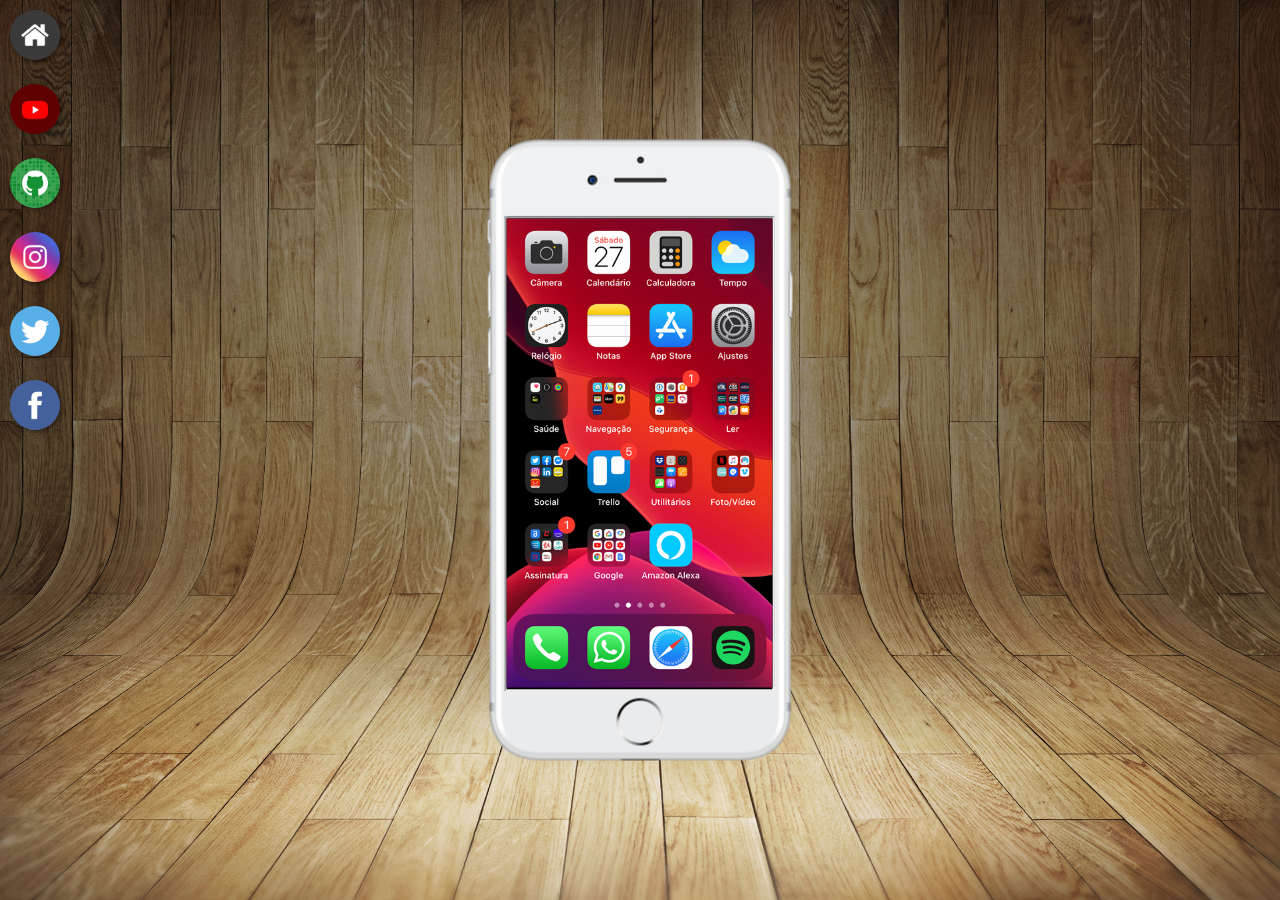
<file: index.html>
<!DOCTYPE html>
<html lang="pt-br">
<head>
    <meta charset="UTF-8">
    <meta name="viewport" content="width=device-width, initial-scale=1.0">
    <title>Projeto Redes Sociais</title>
    <link rel="shortcut icon" href="favicon.ico" type="image/x-icon">
    <link rel="stylesheet" href="estilos/style.css">
</head>
<body>
    <main>
        <section id="telefone">
            <iframe src="home.html" name="tela" id="tela"></iframe>
        </section>

        <section id="redes-sociais">
            <a href="home.html" target="tela"><img src="imagens/logo-home.jpg" alt="Home"></a><br>
            <a href="youtube.html" target="tela"><img src="imagens/logo-youtube.jpg" alt="Youtube"></a><br>
            <a href="github.html" target="tela"><img src="imagens/logo-github.jpg" alt="Github"></a><br>
            <a href="instagram.html" target="tela"><img src="imagens/logo-instagram.jpg" alt="Instagram"></a><br>
            <a href="twitter.html" target="tela"><img src="imagens/logo-twitter.jpg" alt="Twitter"></a><br>
            <a href="facebook.html" target="tela"><img src="imagens/logo-facebook.jpg" alt="Facebook"></a>
        </section>
    </main>
</body>
</html>
</file>
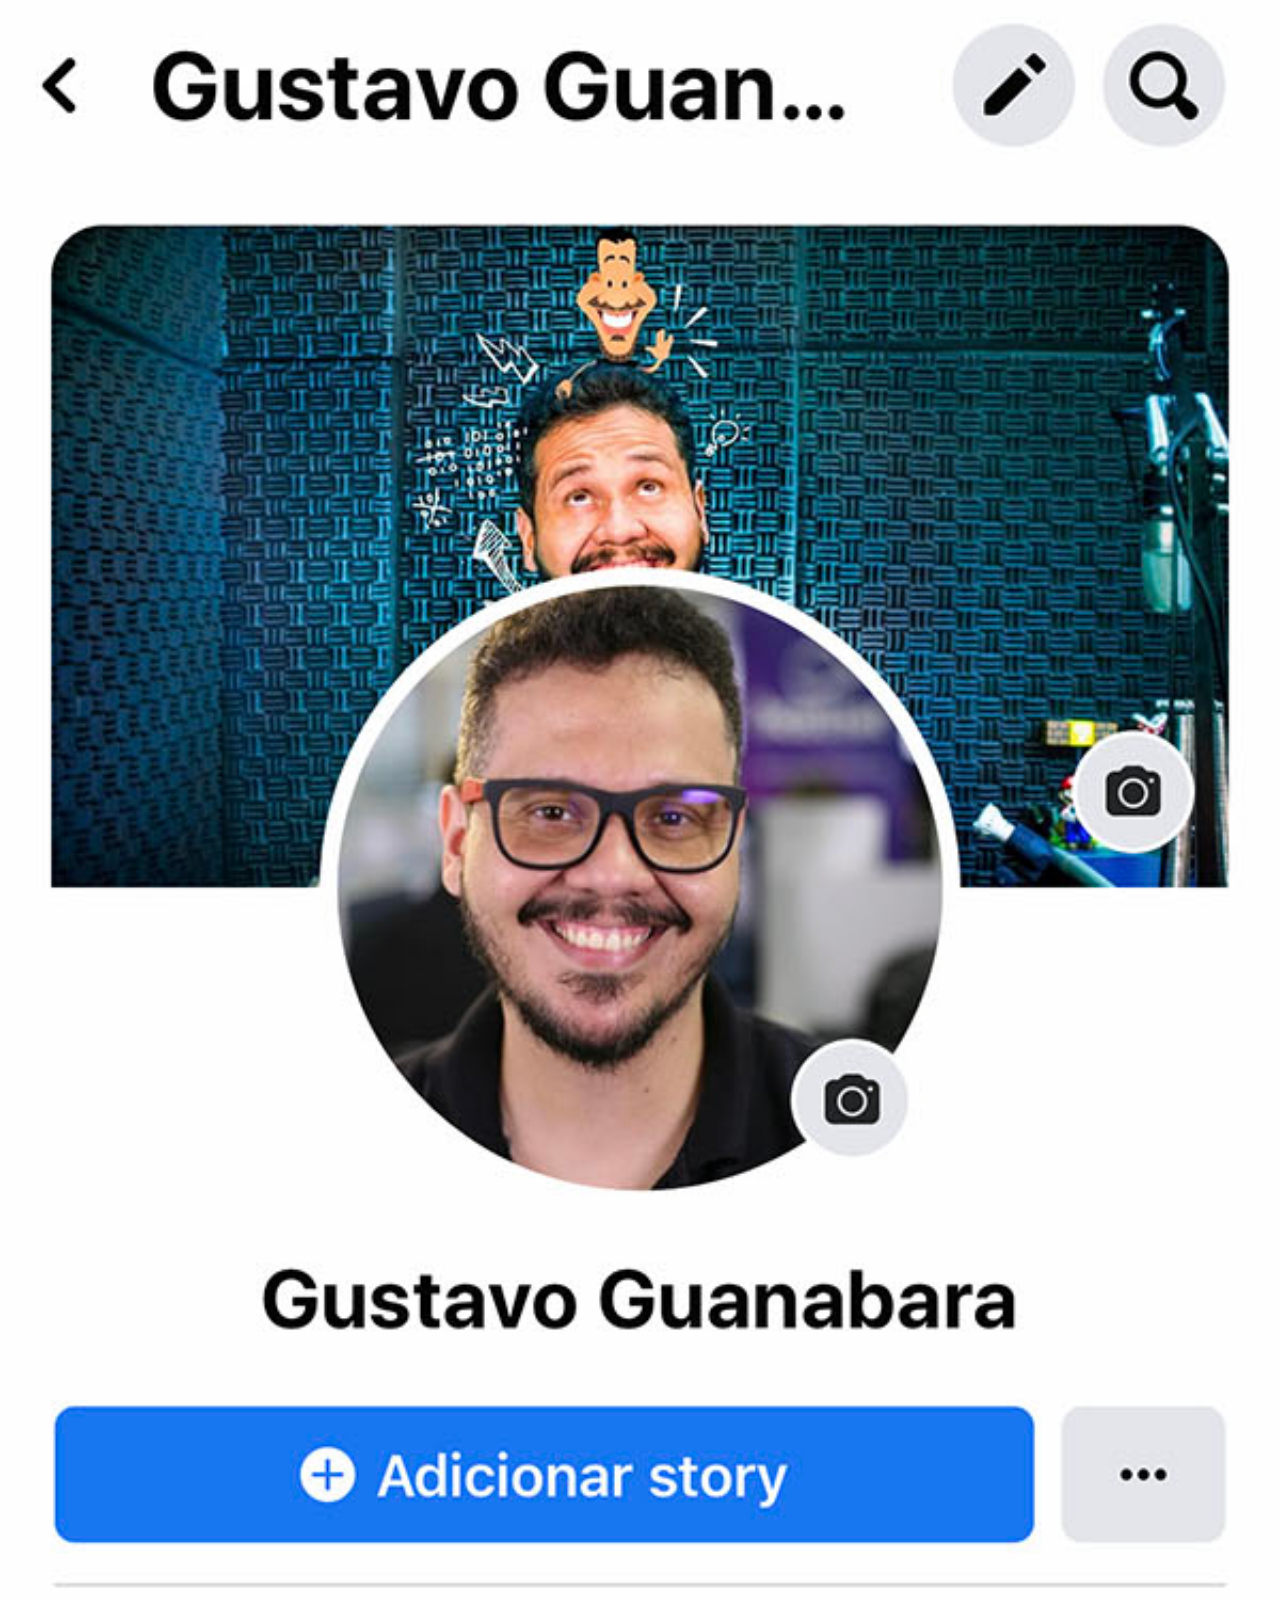
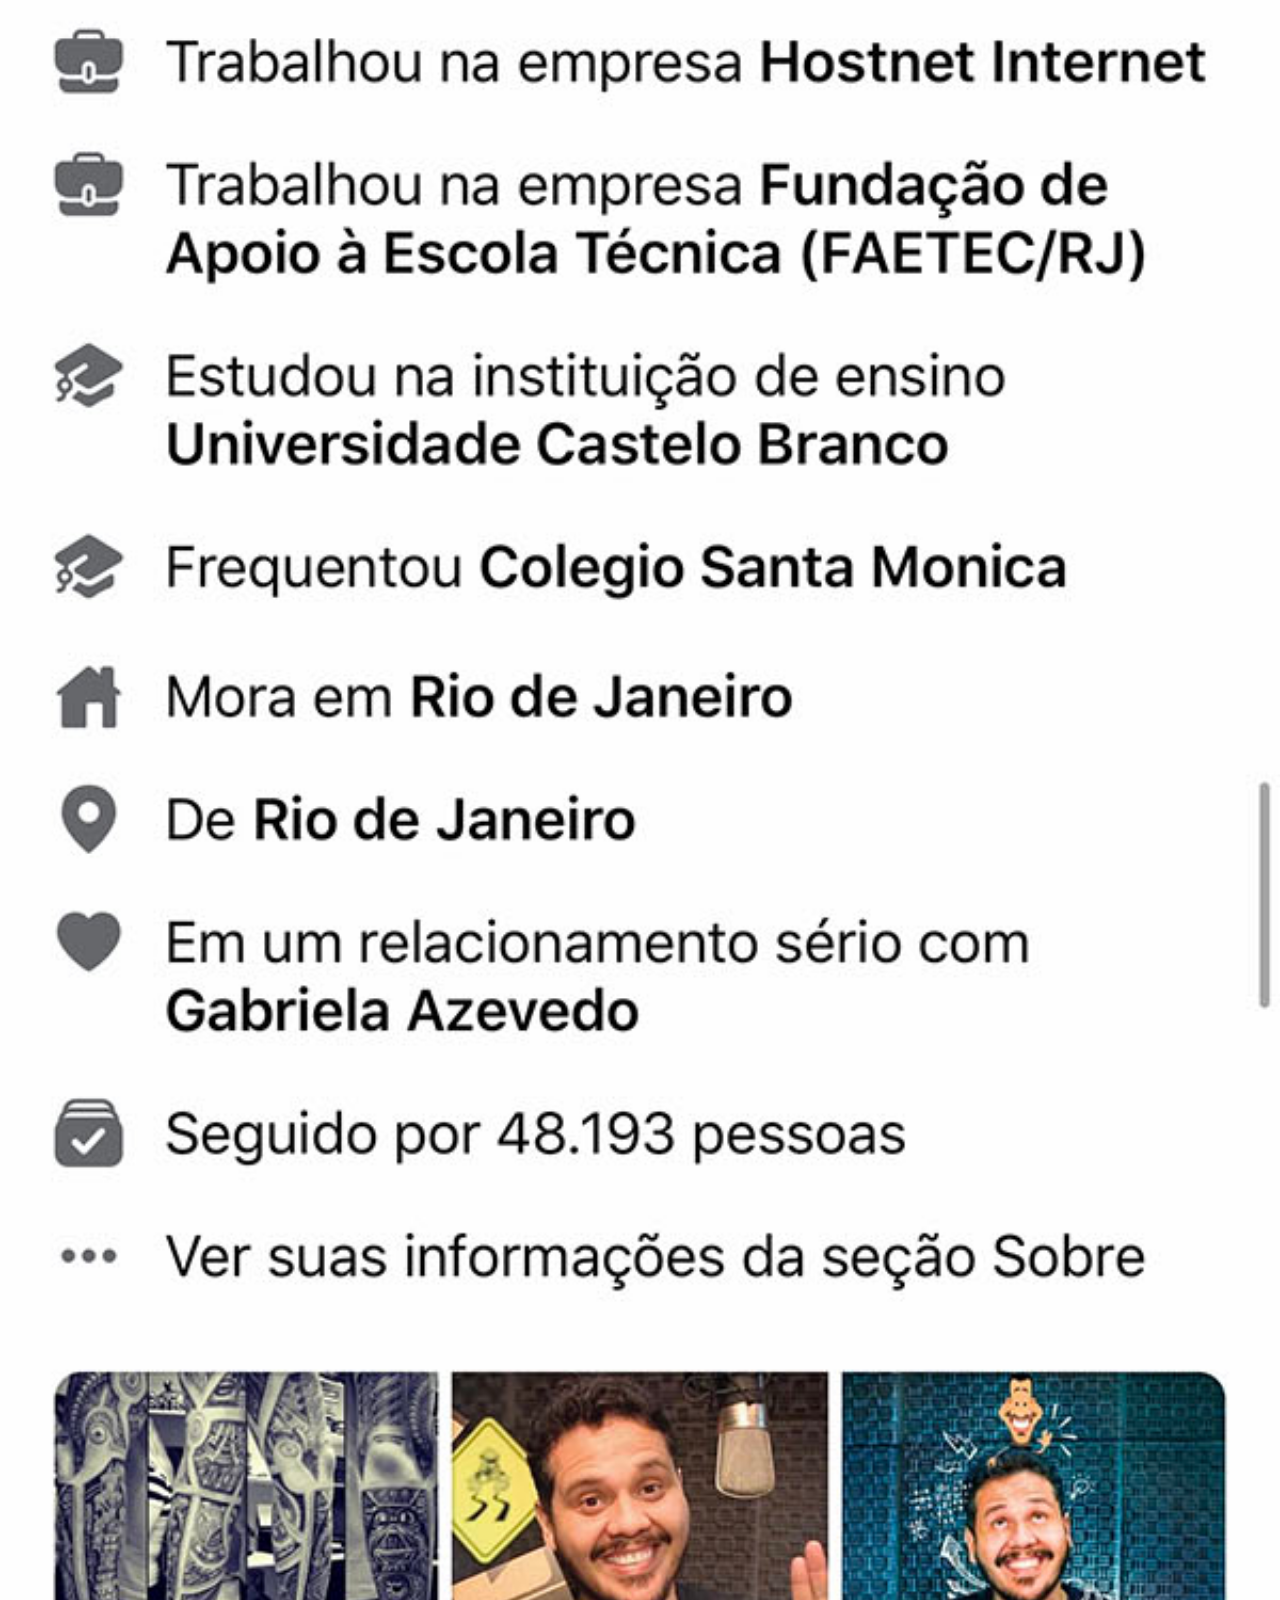
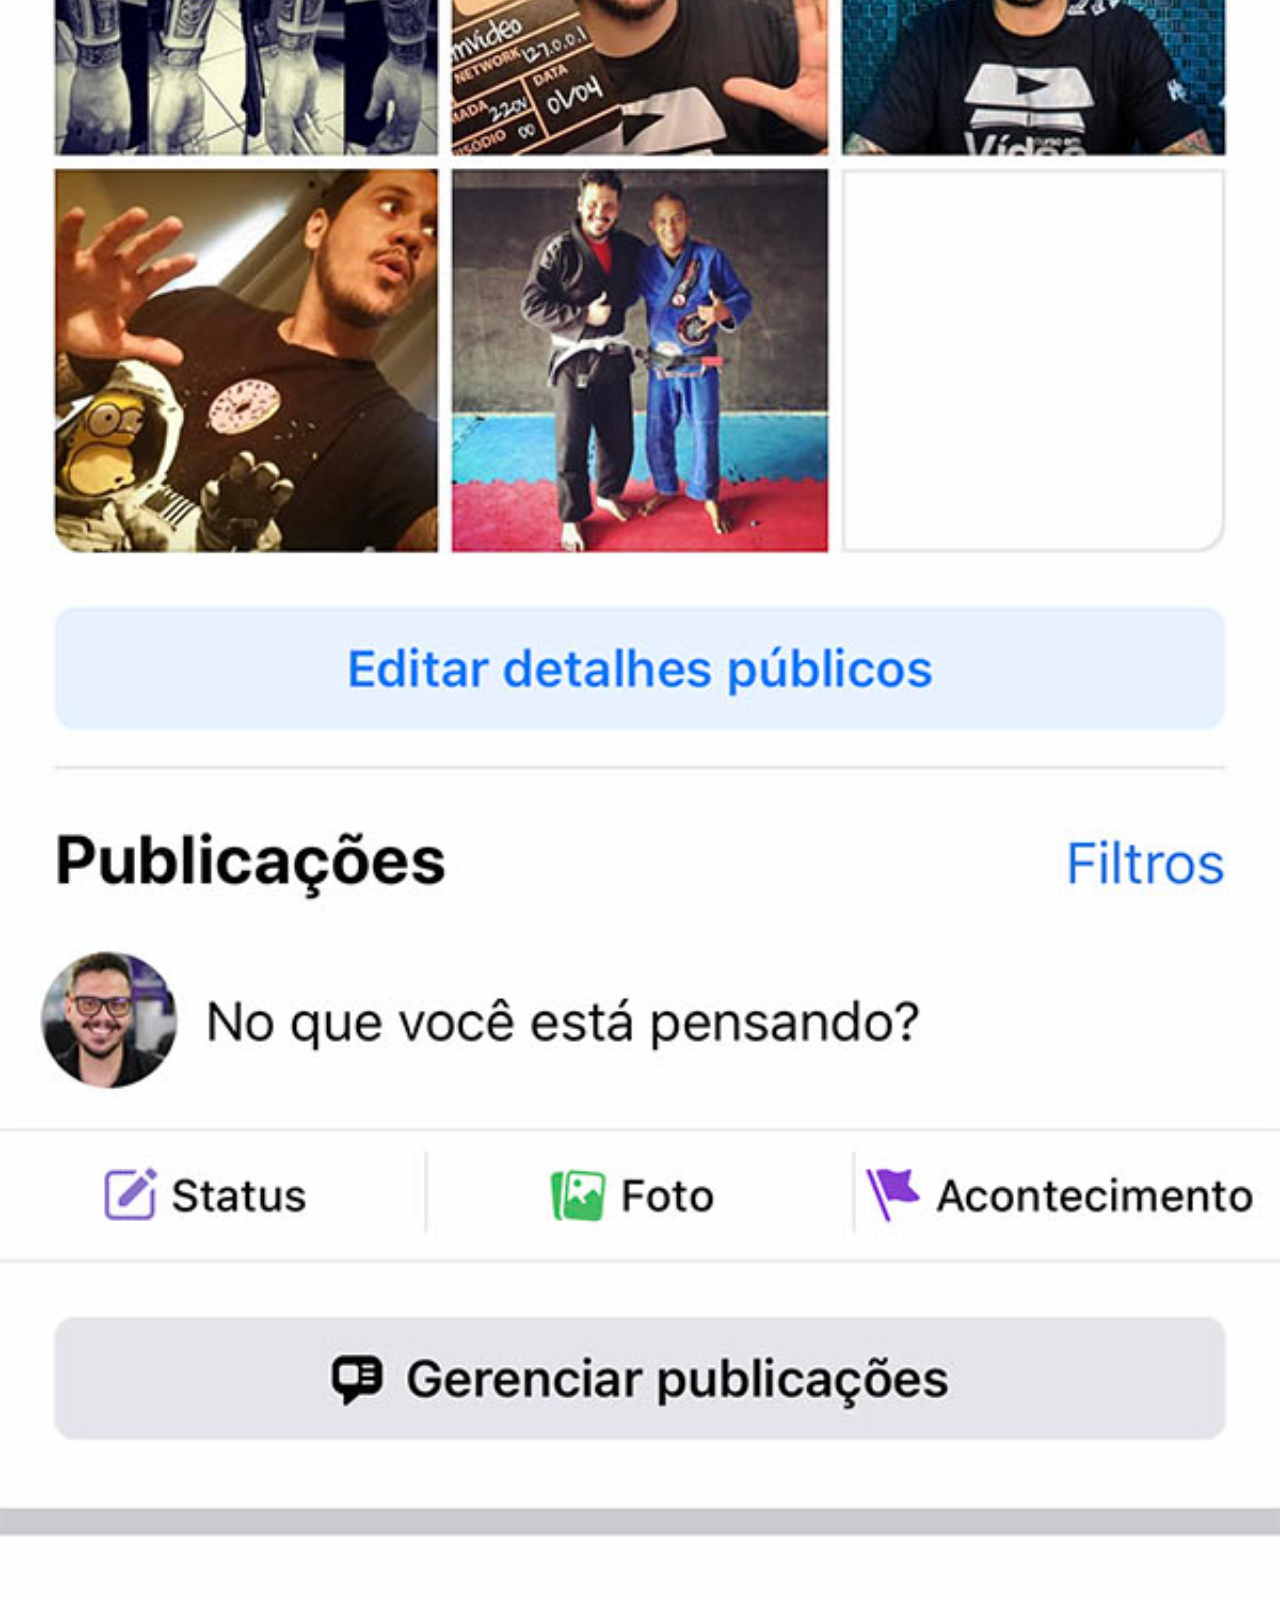
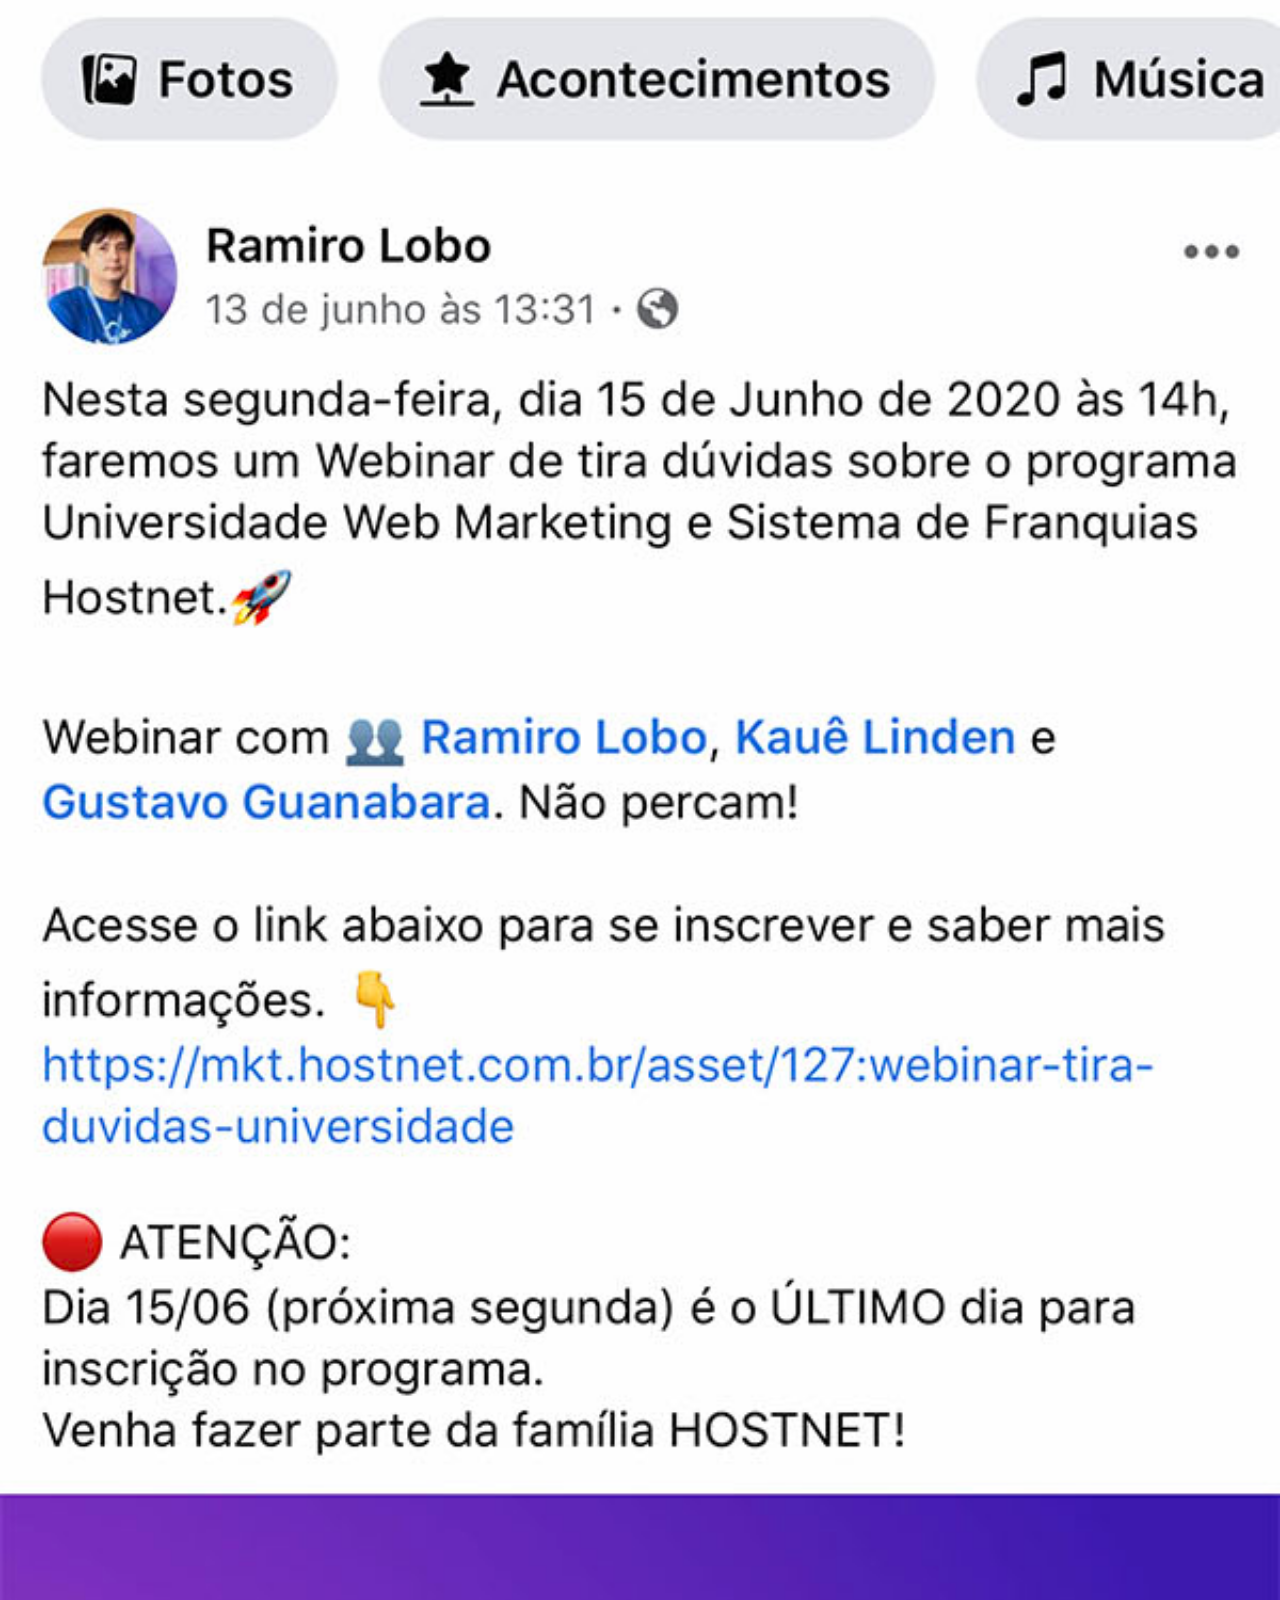
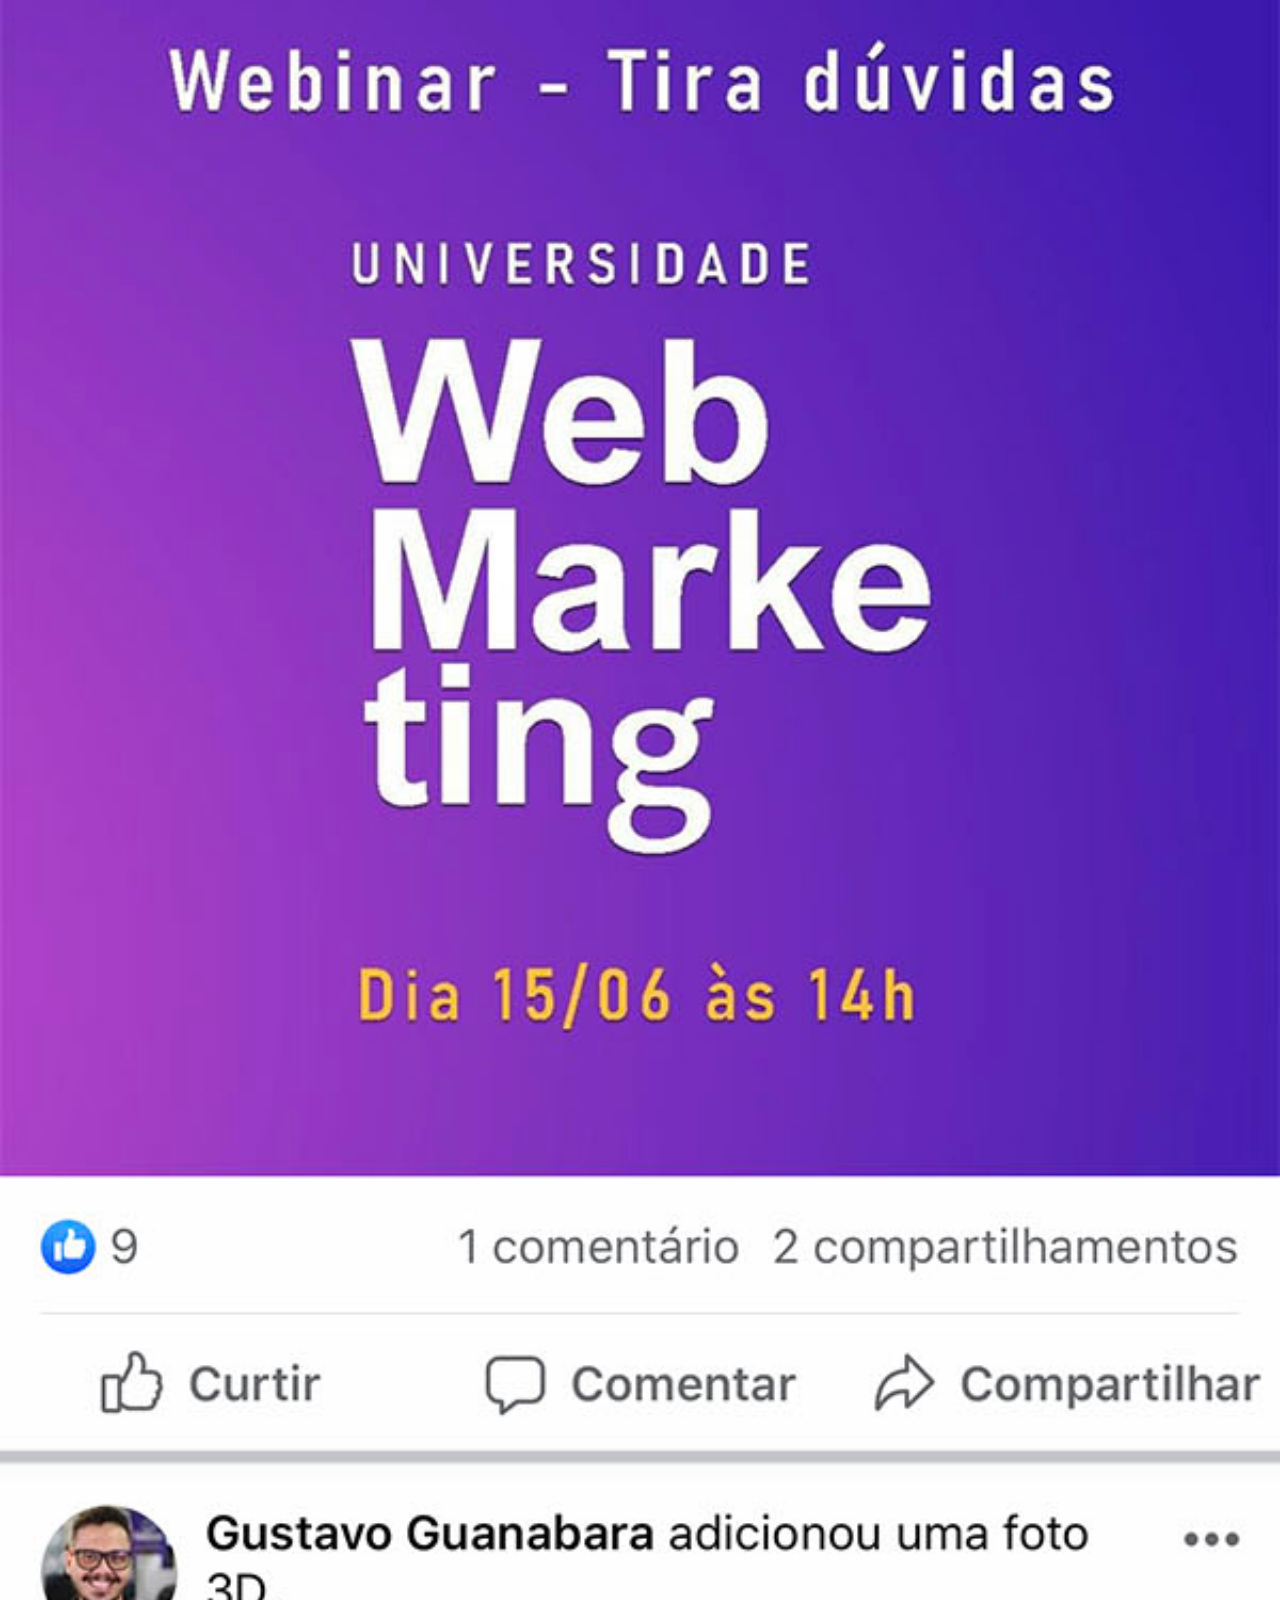
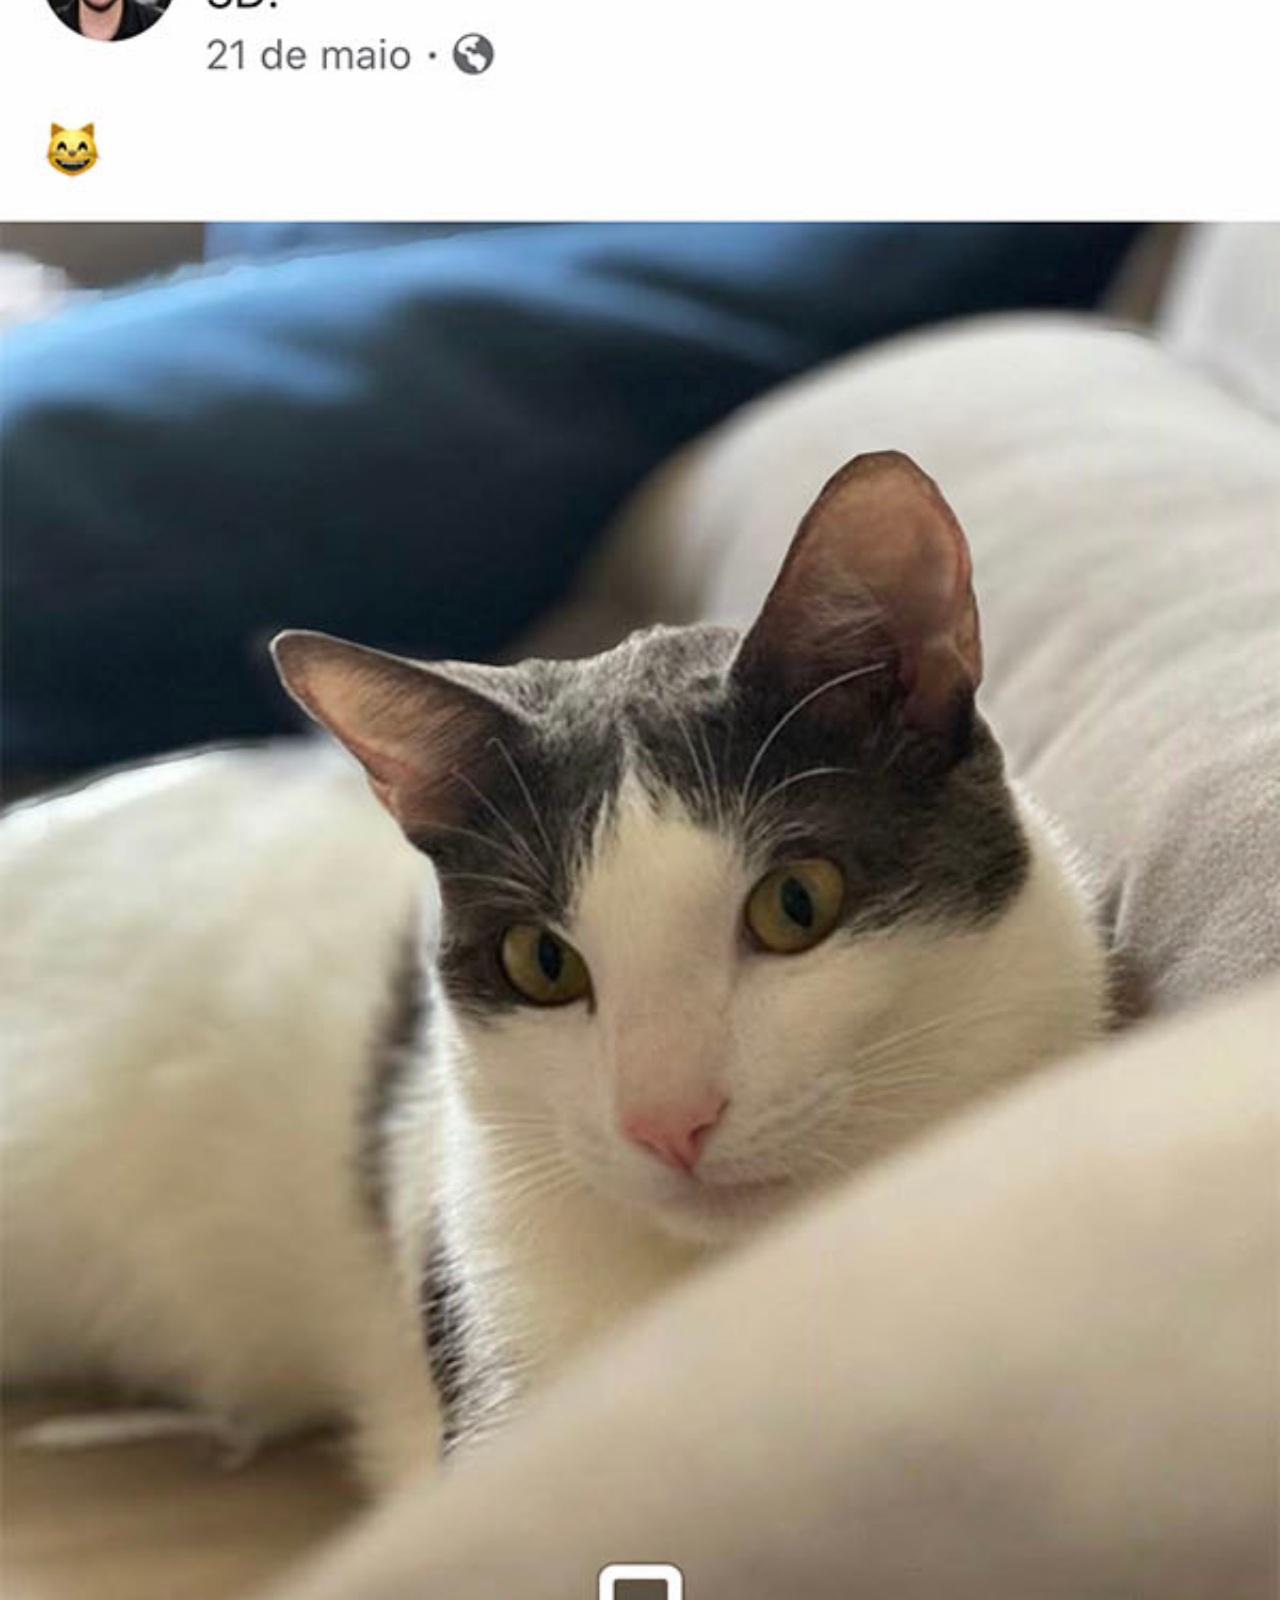
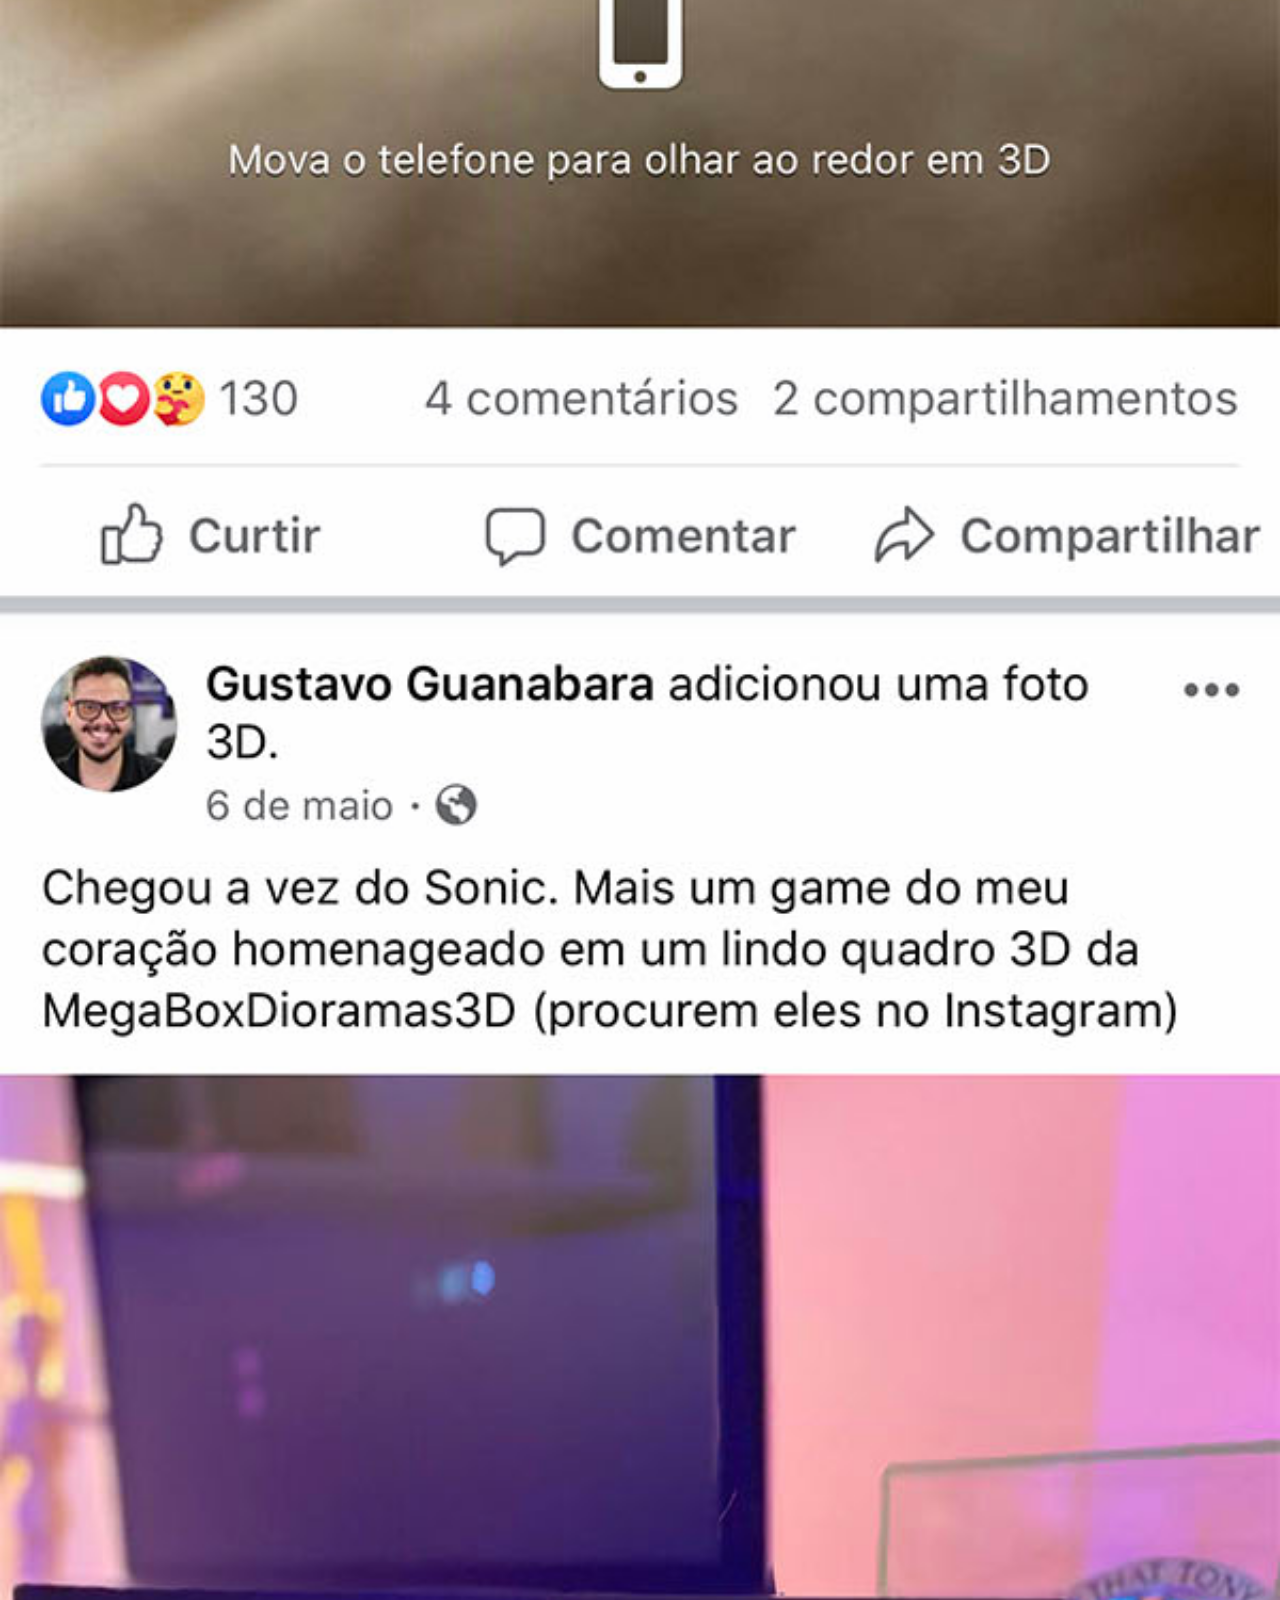
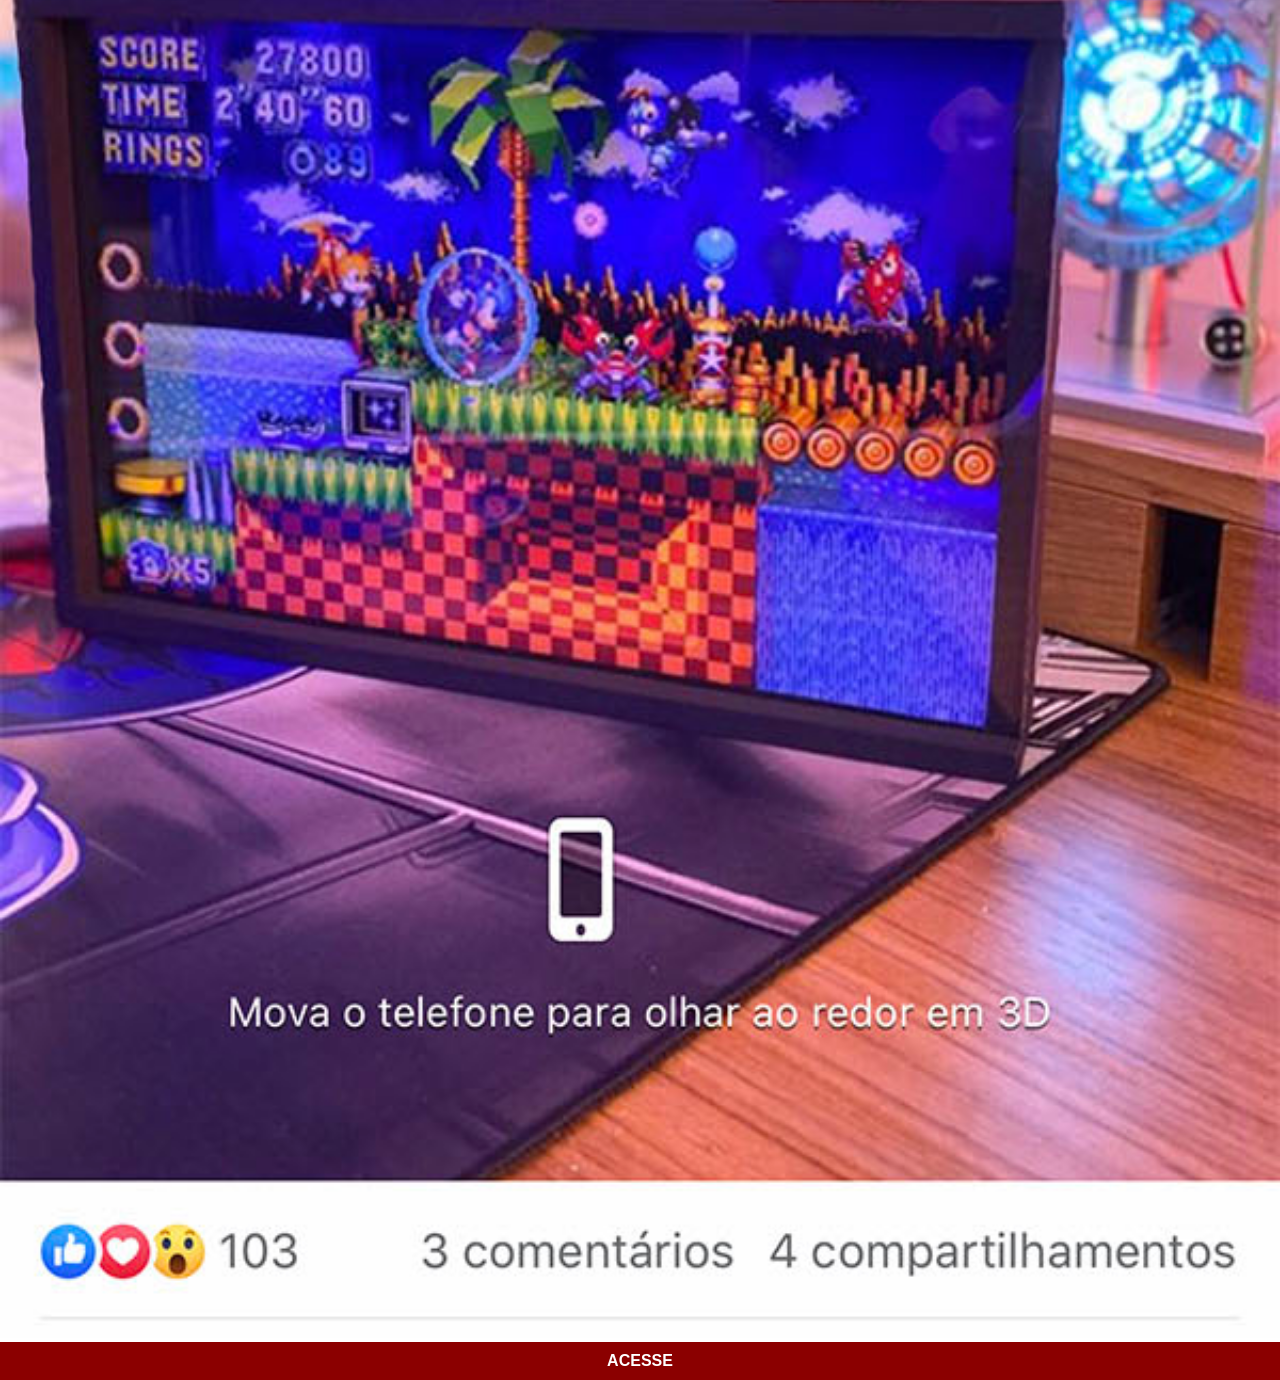
<file: facebook.html>
<!DOCTYPE html>
<html lang="pt-br">
<head>
    <meta charset="UTF-8">
    <meta name="viewport" content="width=device-width, initial-scale=1.0">
    <title>Document</title>
    <link rel="stylesheet" href="estilos/social.css">
</head>
<body>
    <img src="imagens/tela-facebook.jpg" alt="Facbebook">
    <a href="http://facebook.com/guatavoguanabara" target="_blank">ACESSE</a>
</body>
</html>
</file>
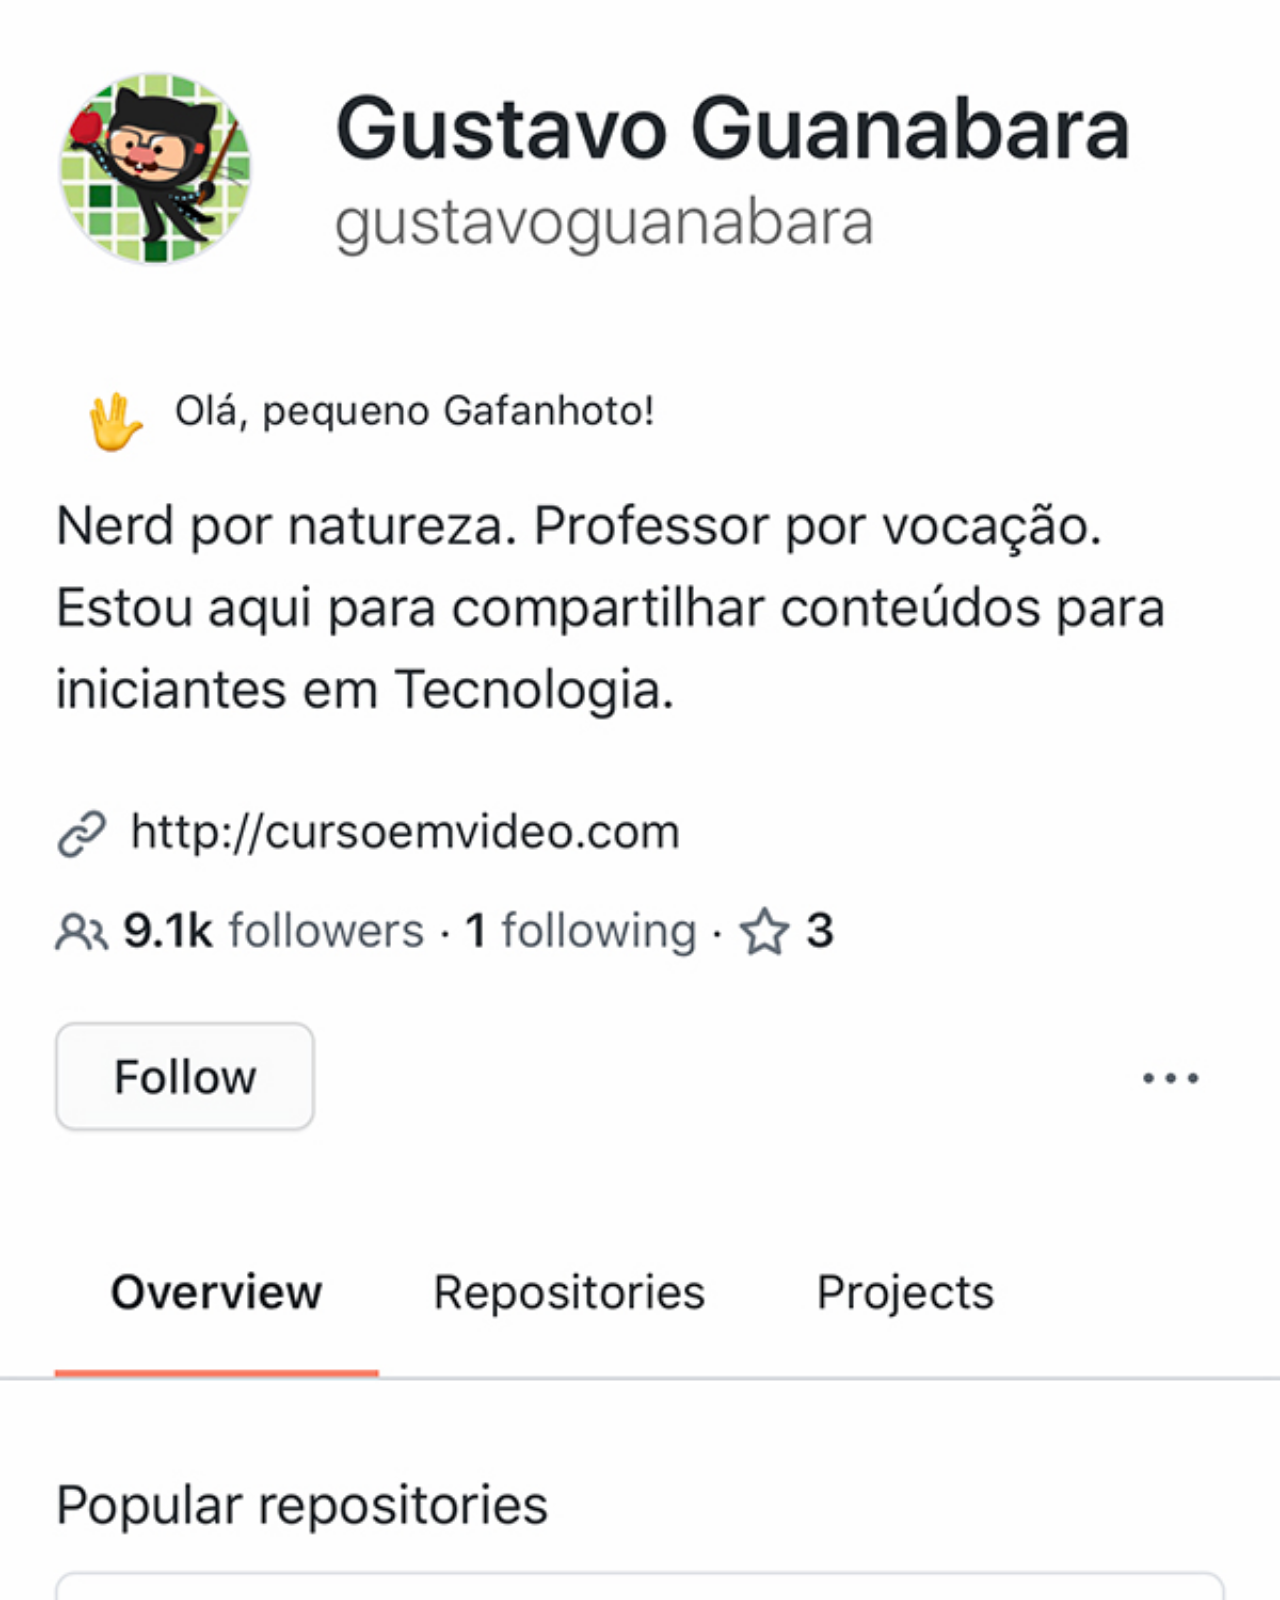
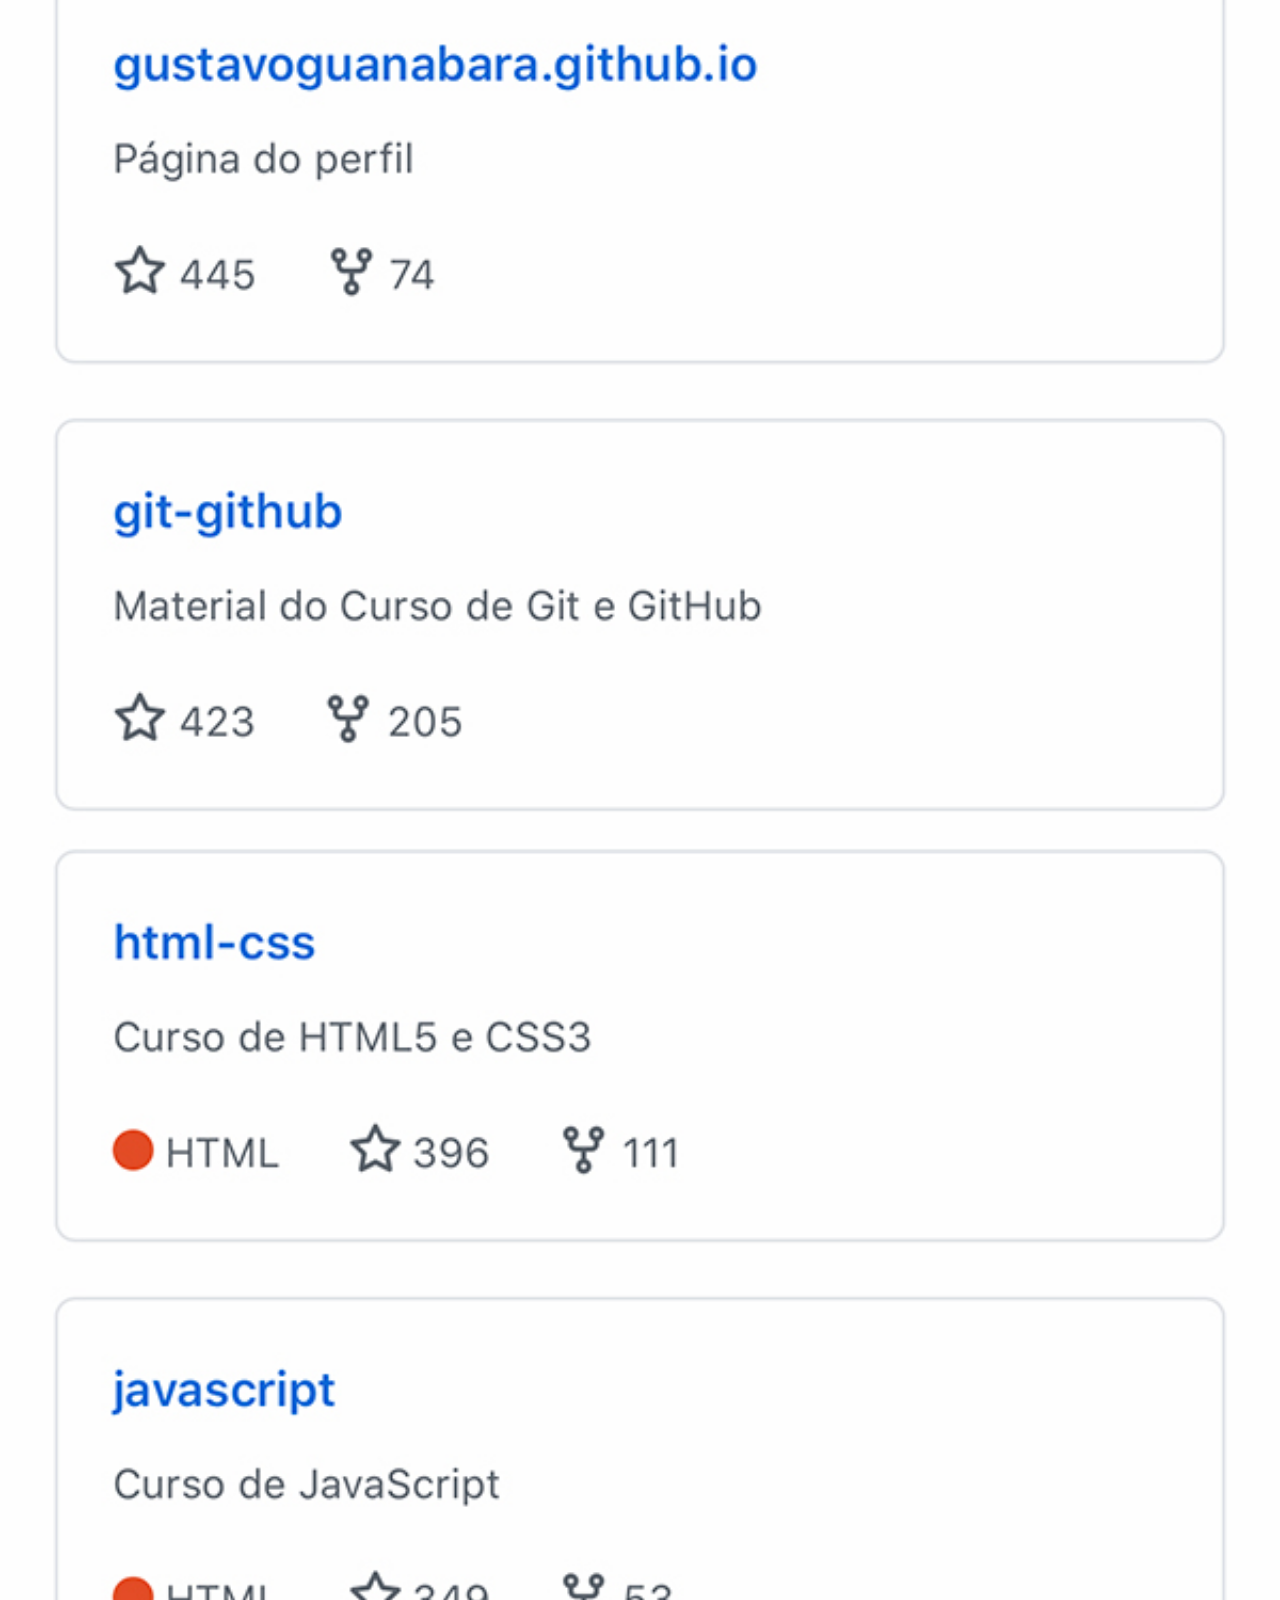
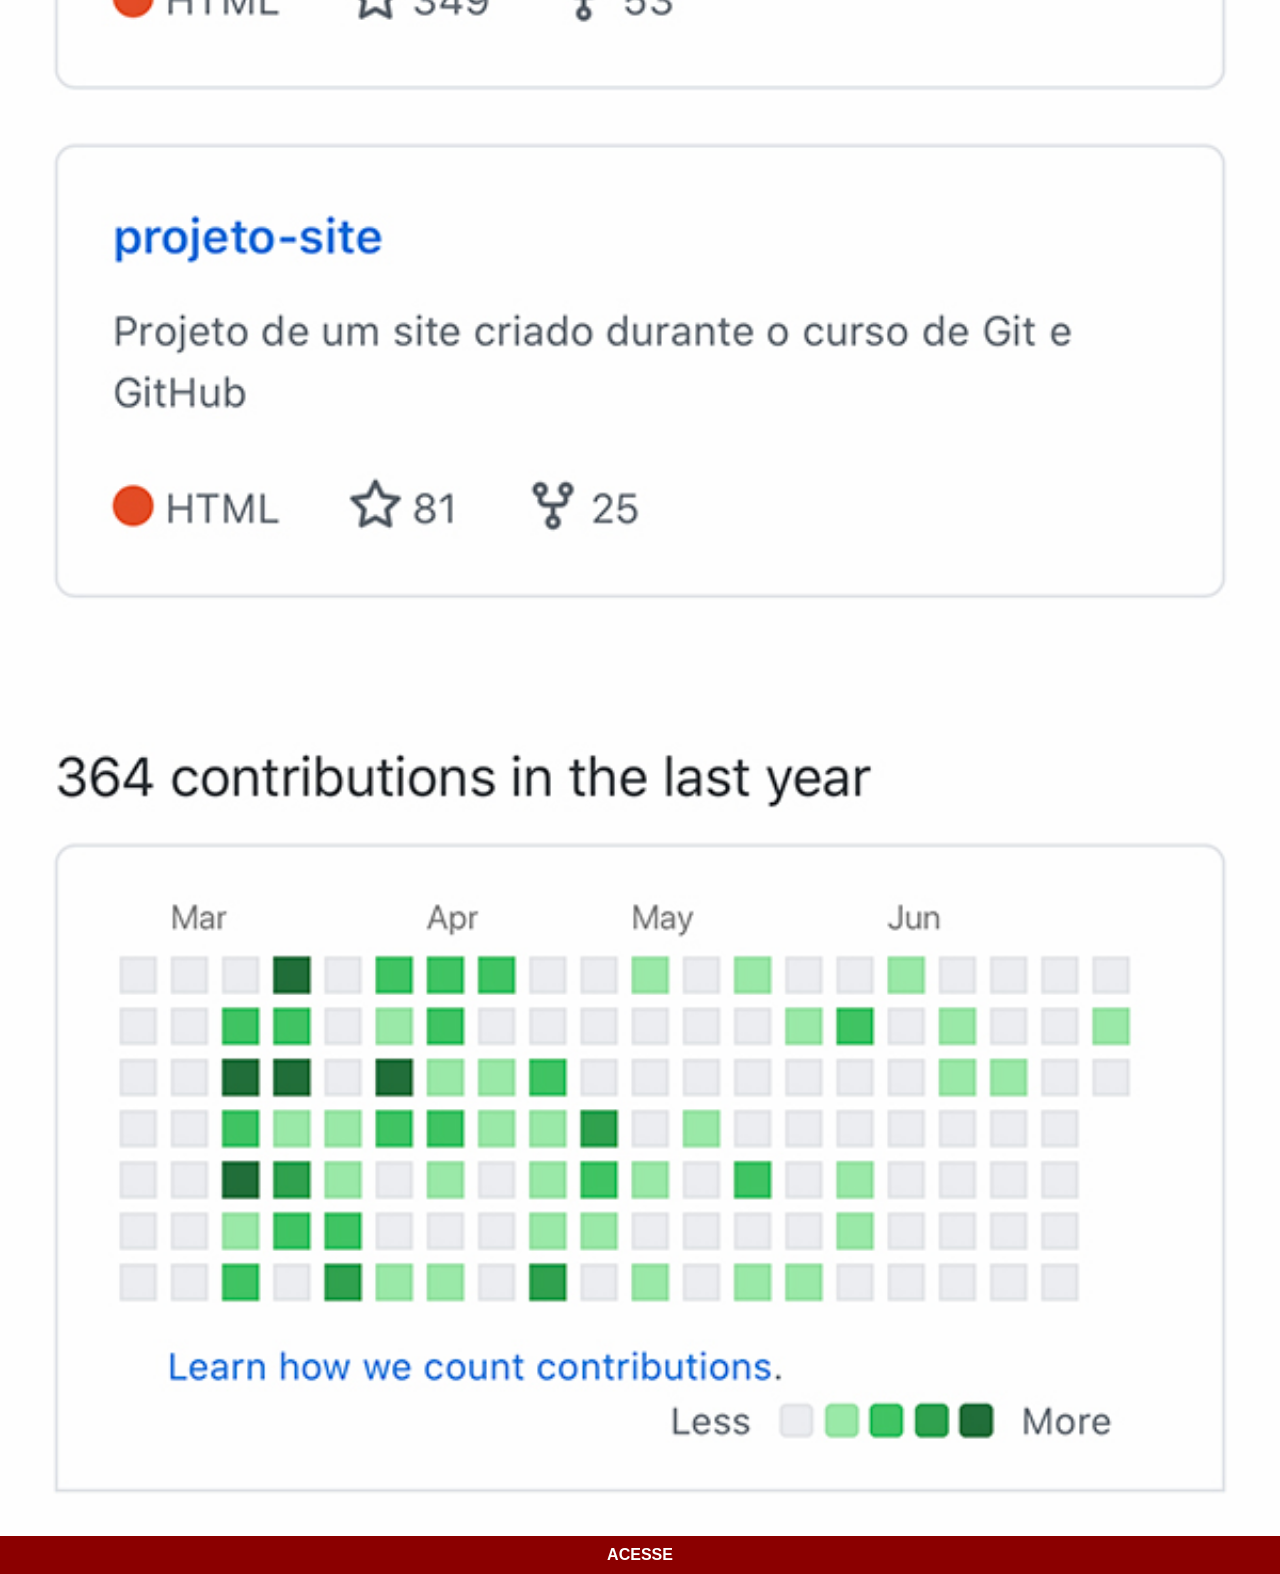
<file: github.html>
<!DOCTYPE html>
<html lang="pt-br">
<head>
    <meta charset="UTF-8">
    <meta name="viewport" content="width=device-width, initial-scale=1.0">
    <title>Document</title>
    <link rel="stylesheet" href="estilos/social.css">
</head>
<body>
    <img src="imagens/tela-github.jpg" alt="Github">
    <a href="https://github.com/gustavoguanabara" target="_blank"> ACESSE</a>
</body>
</html>
</file>
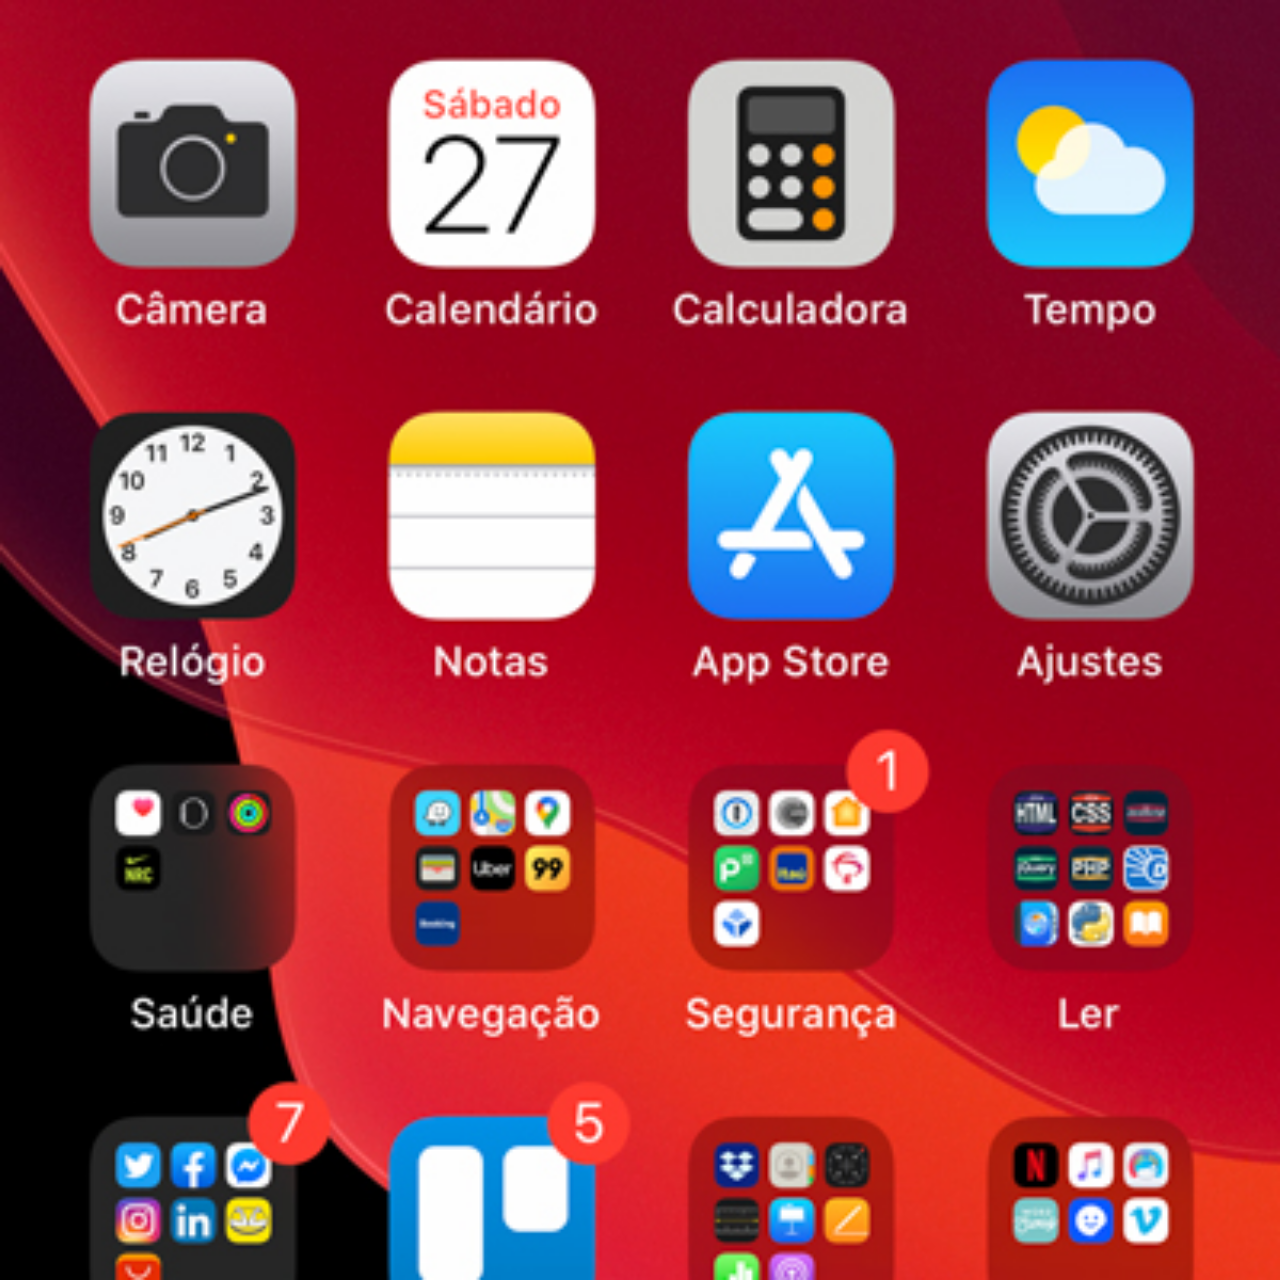
<file: home.html>
<!DOCTYPE html>
<html lang="pt-br">
<head>
    <meta charset="UTF-8">
    <meta name="viewport" content="width=device-width, initial-scale=1.0">
    <title>Document</title>
</head>
<style>
    *{
        margin: 0px;
        padding: 0px;
    }

    body{
        width: 100vw;
        height: 100vw;
        background: black url(imagens/tela-home.jpg) no-repeat top center;
        background-size: cover;
    }
</style>
<body>
    
</body>
</html>
</file>
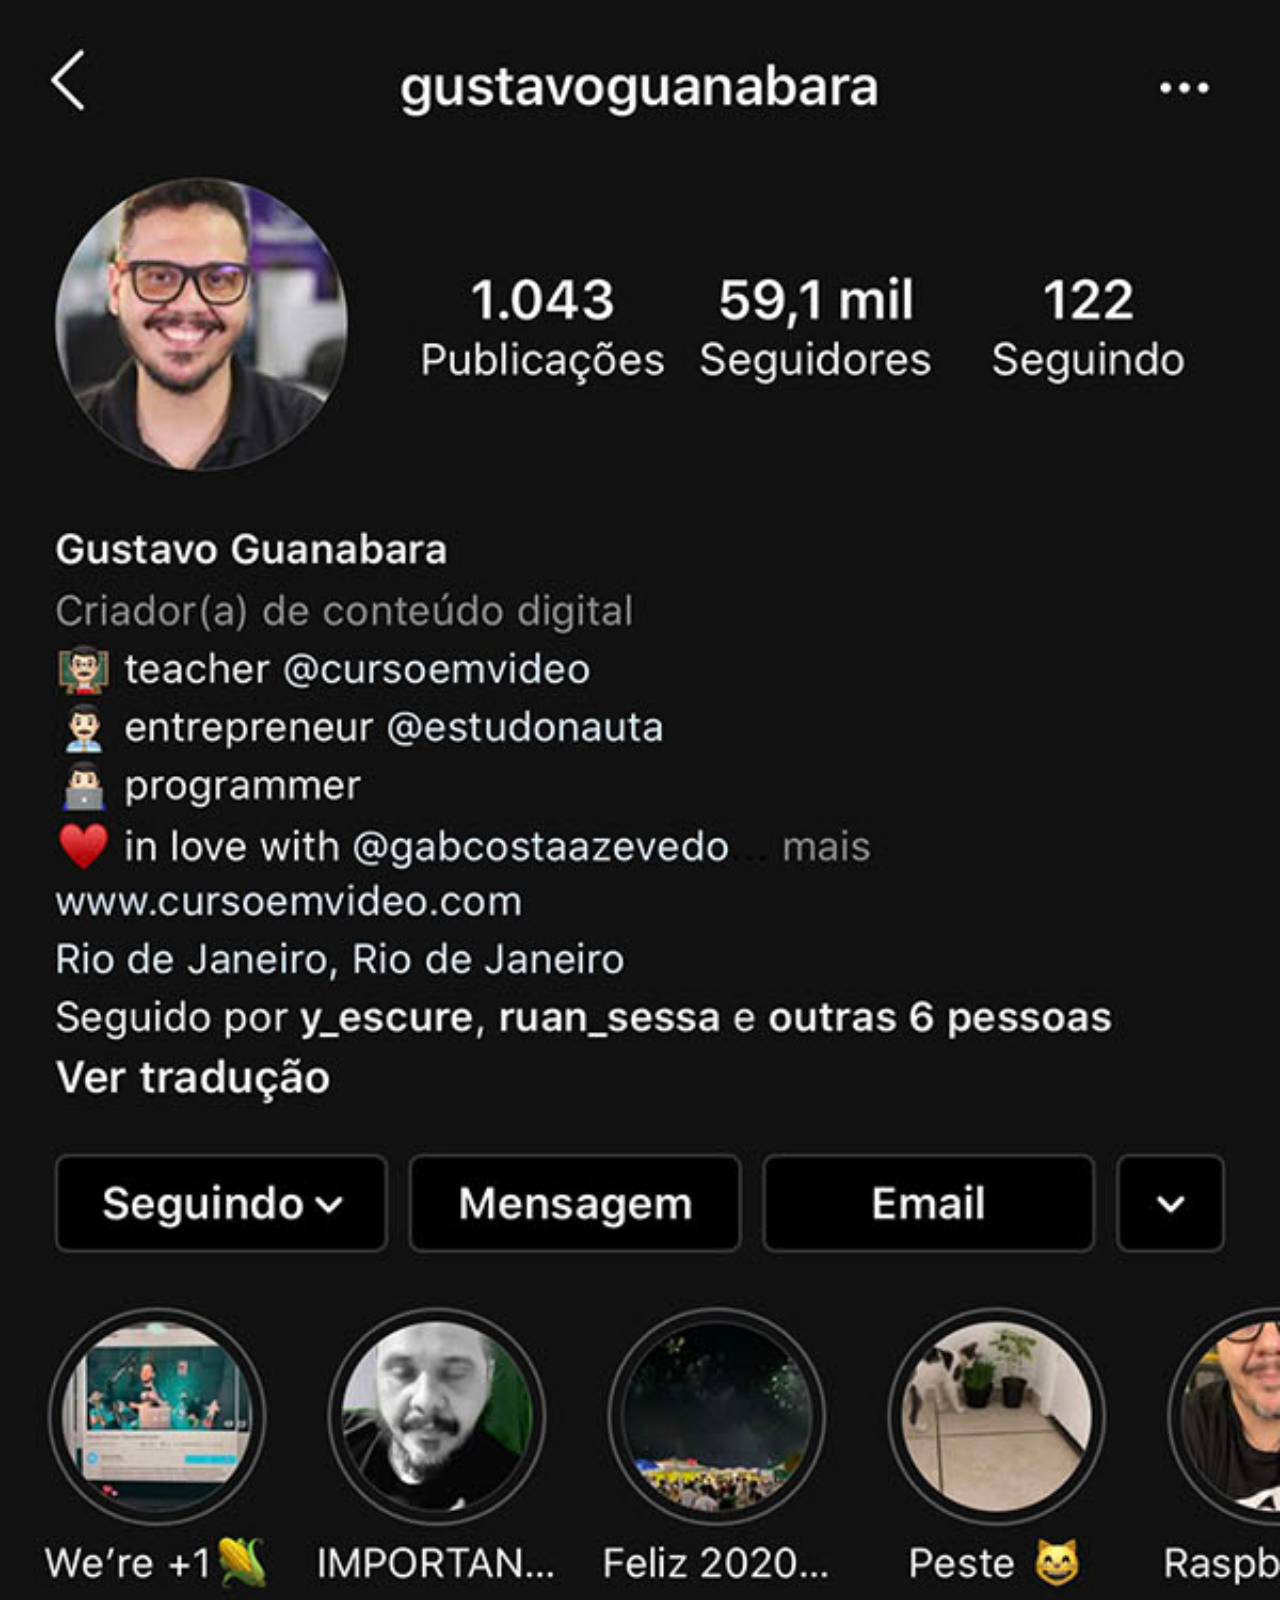
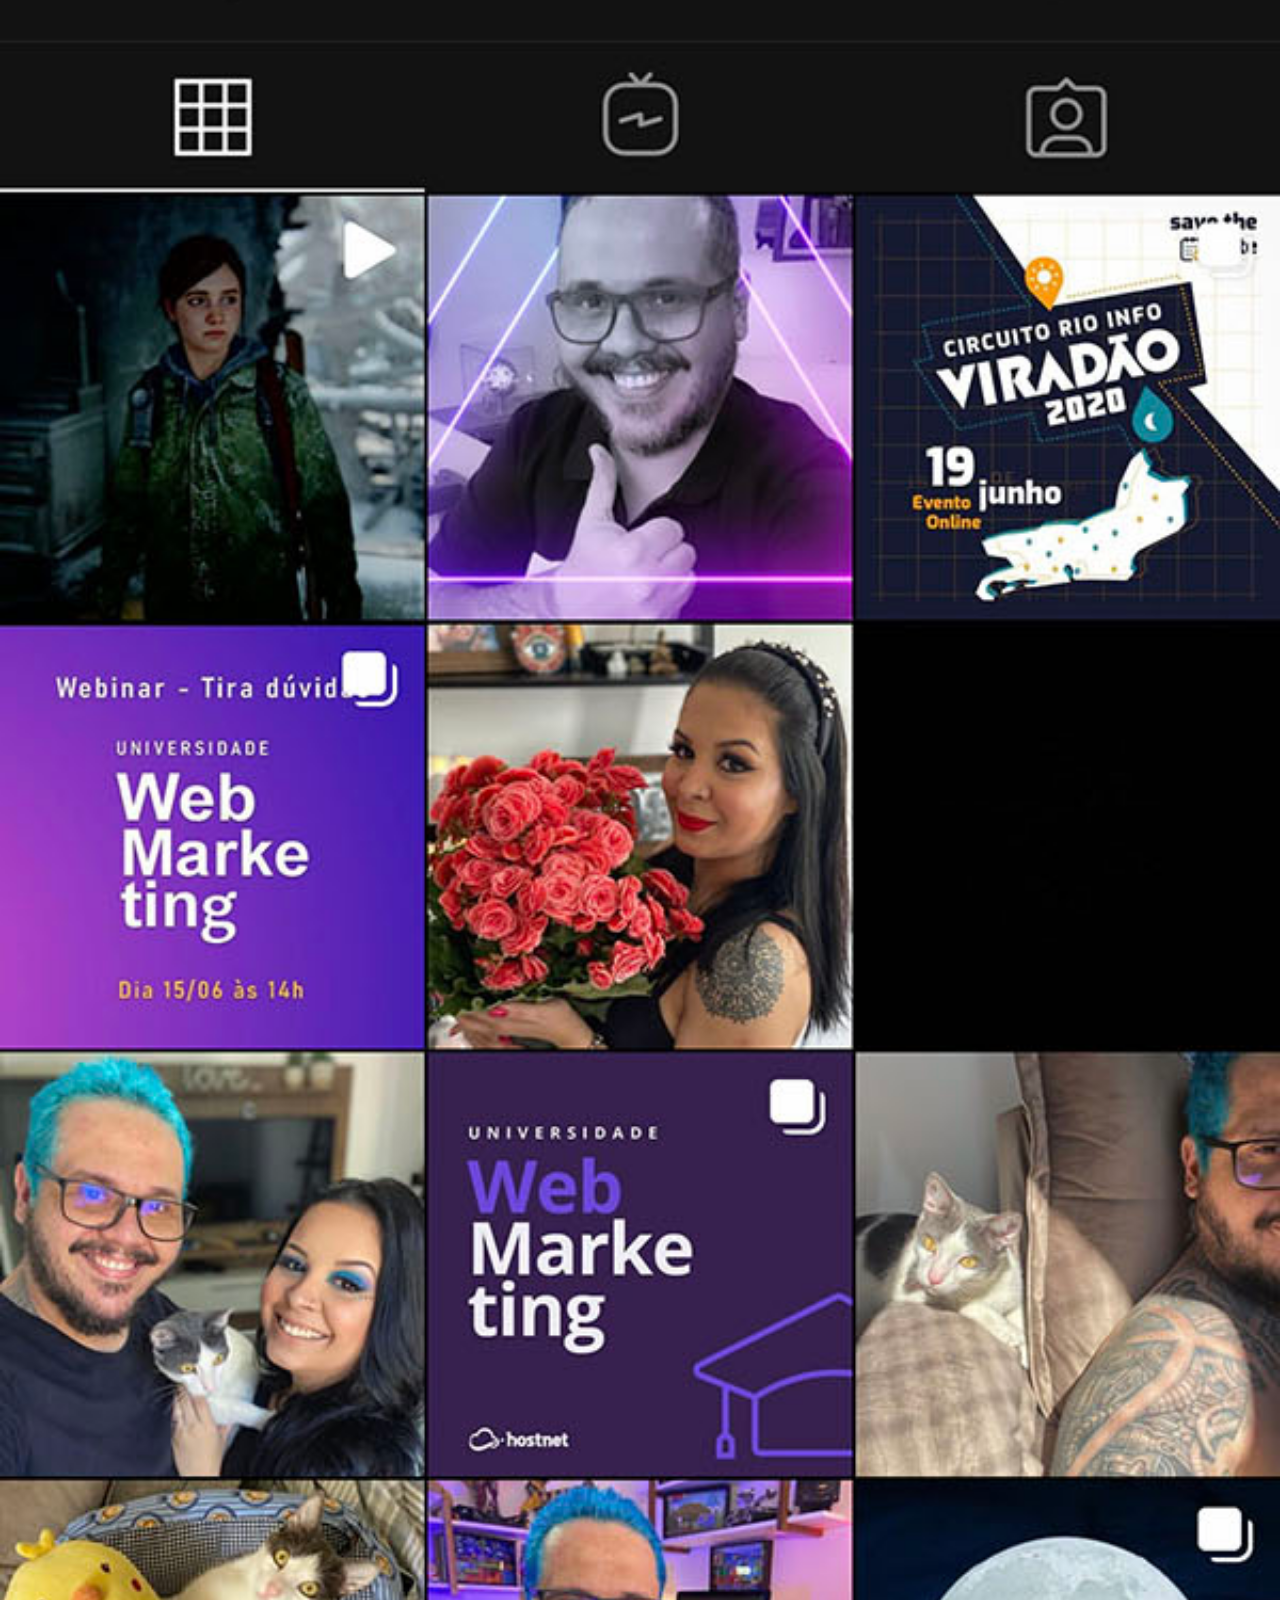
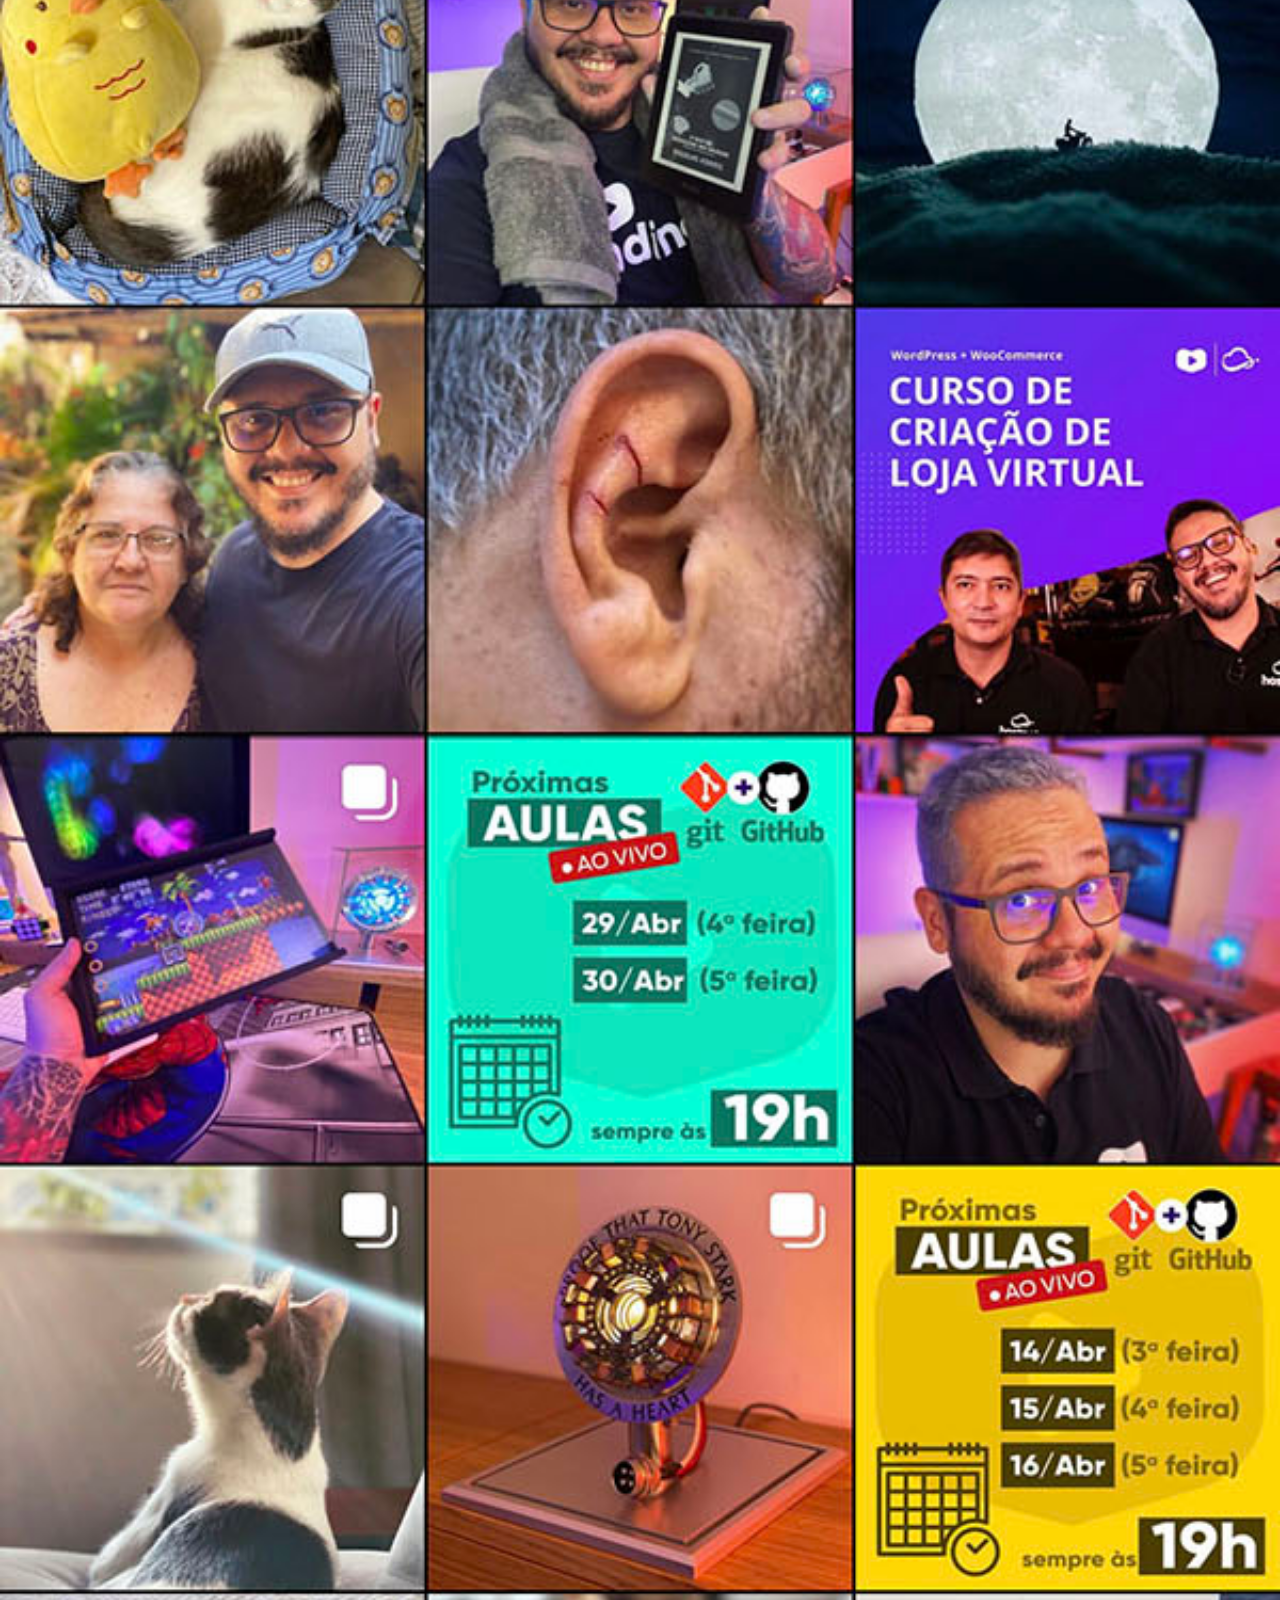
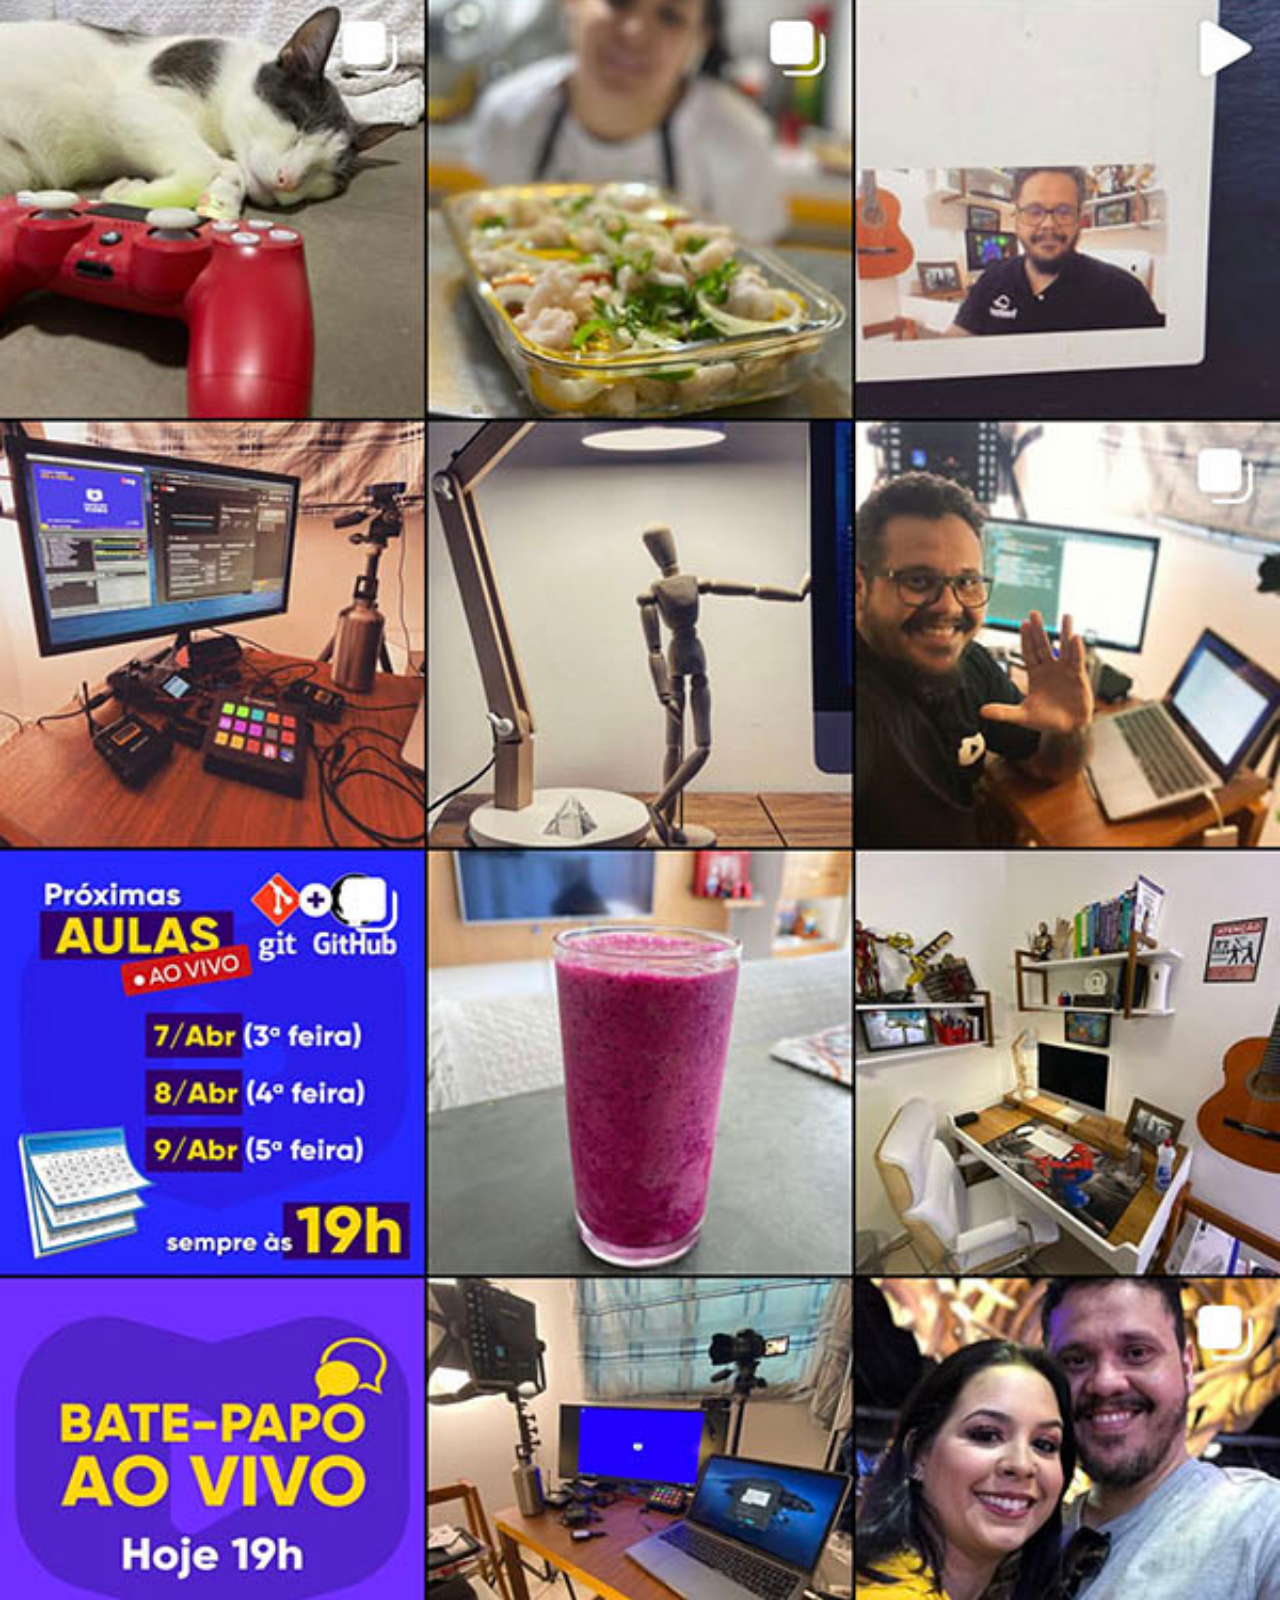
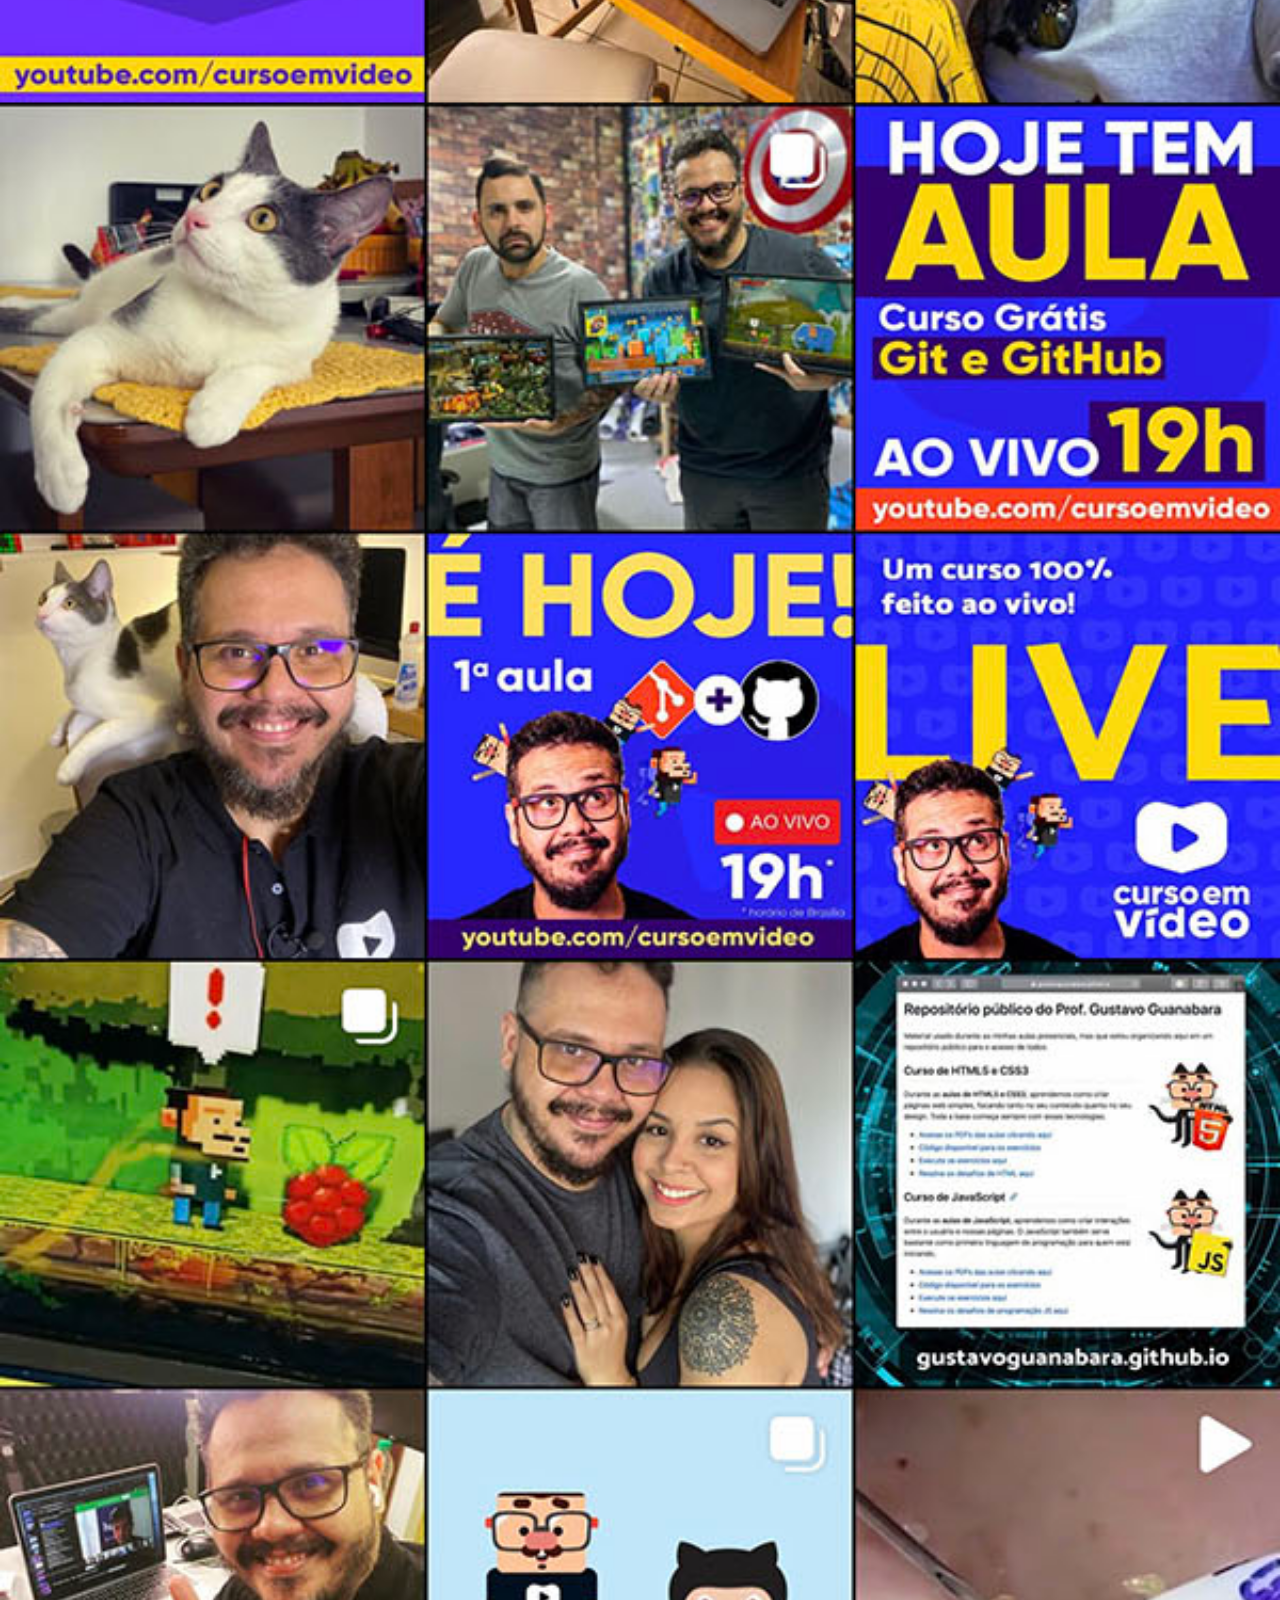
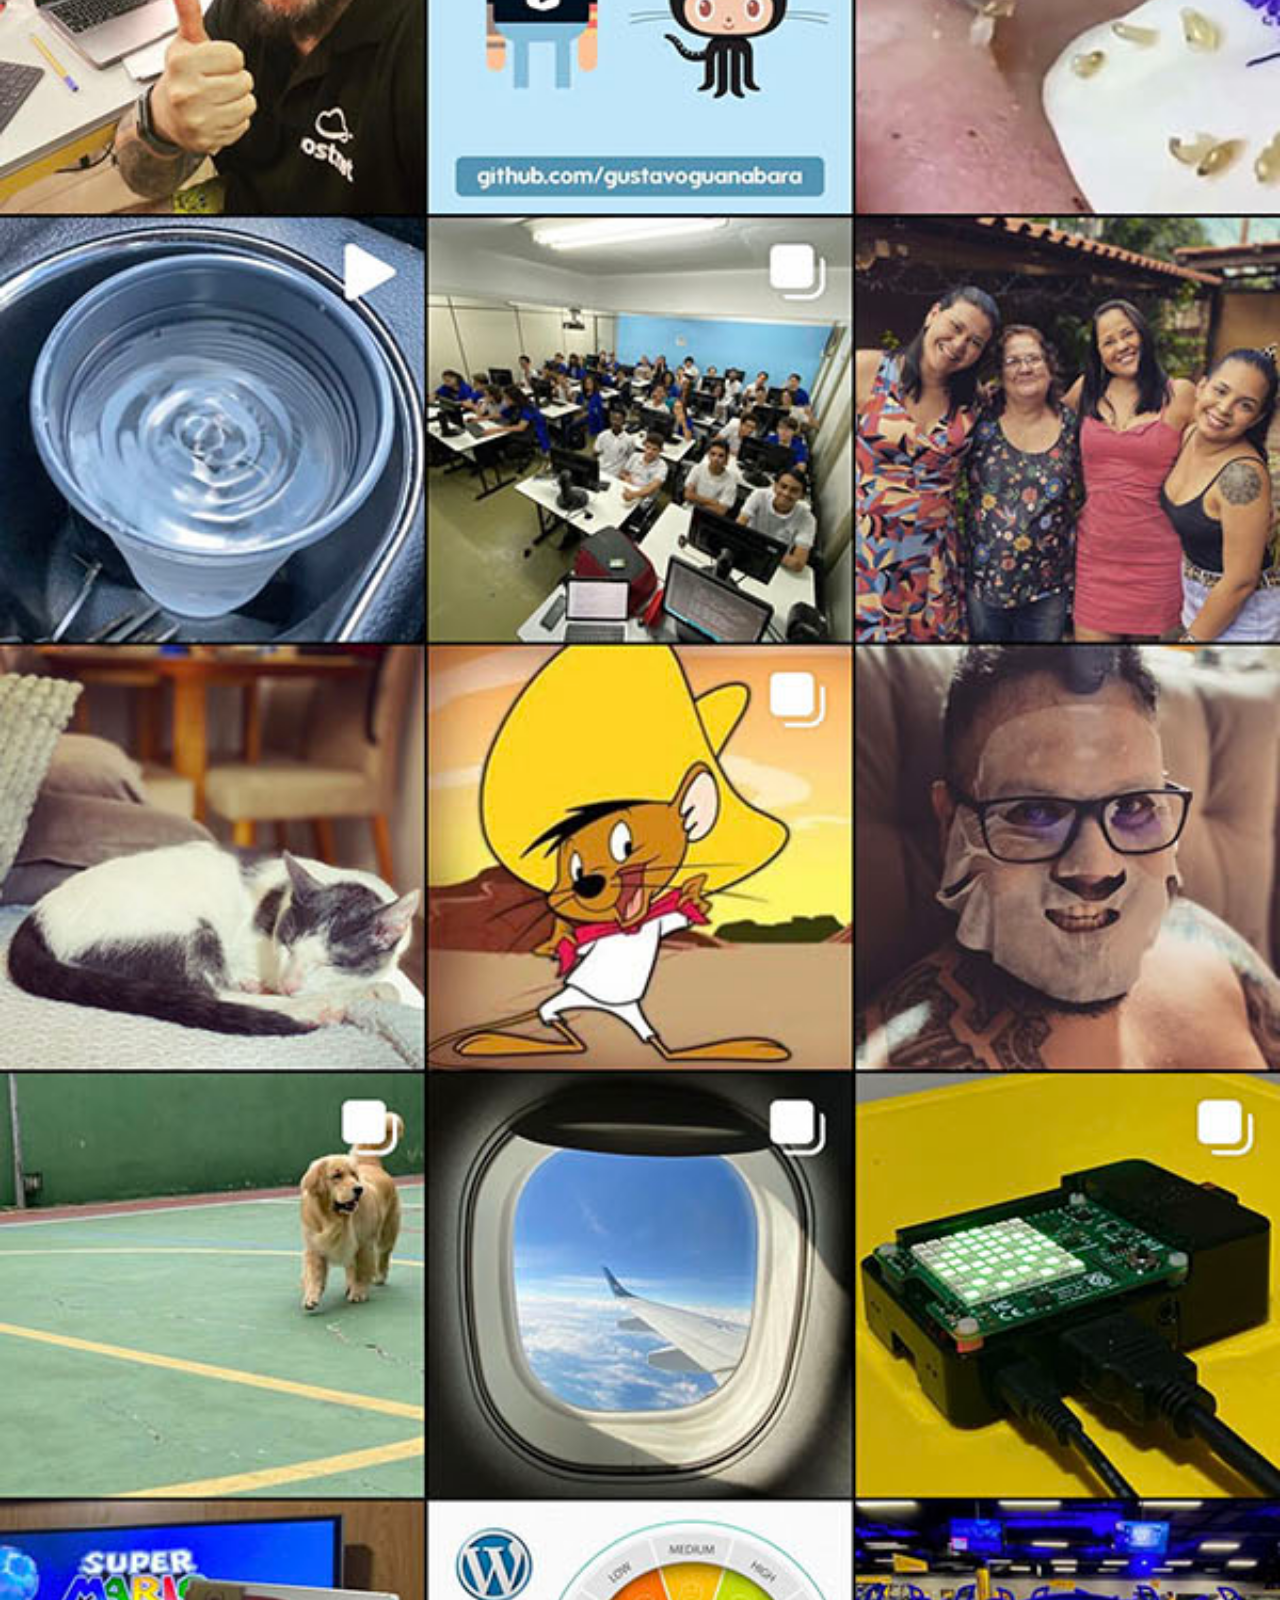
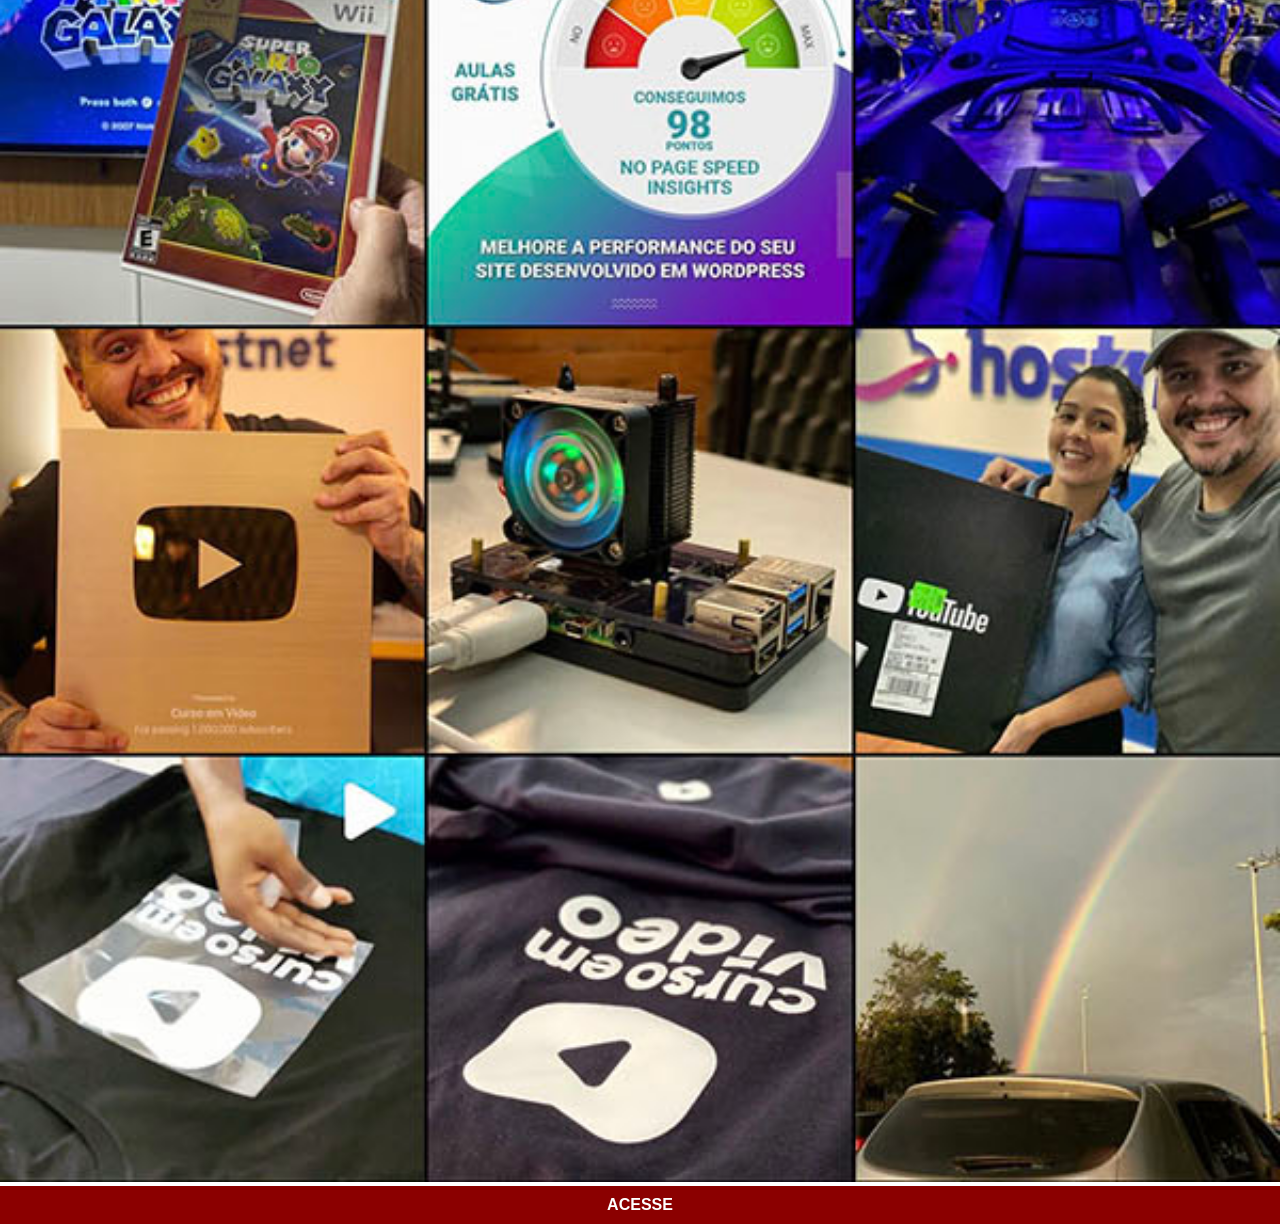
<file: instagram.html>
<!DOCTYPE html>
<html lang="pt-br">
<head>
    <meta charset="UTF-8">
    <meta name="viewport" content="width=device-width, initial-scale=1.0">
    <title>Document</title>
    <link rel="stylesheet" href="estilos/social.css">
</head>
<body>
    <img src="imagens/tela-instagram.jpg" alt="Instagram">
    <a href="http://www.intagram.com/gustavoguanabara/" target="_blank">ACESSE</a>
</body>
</html>
</file>
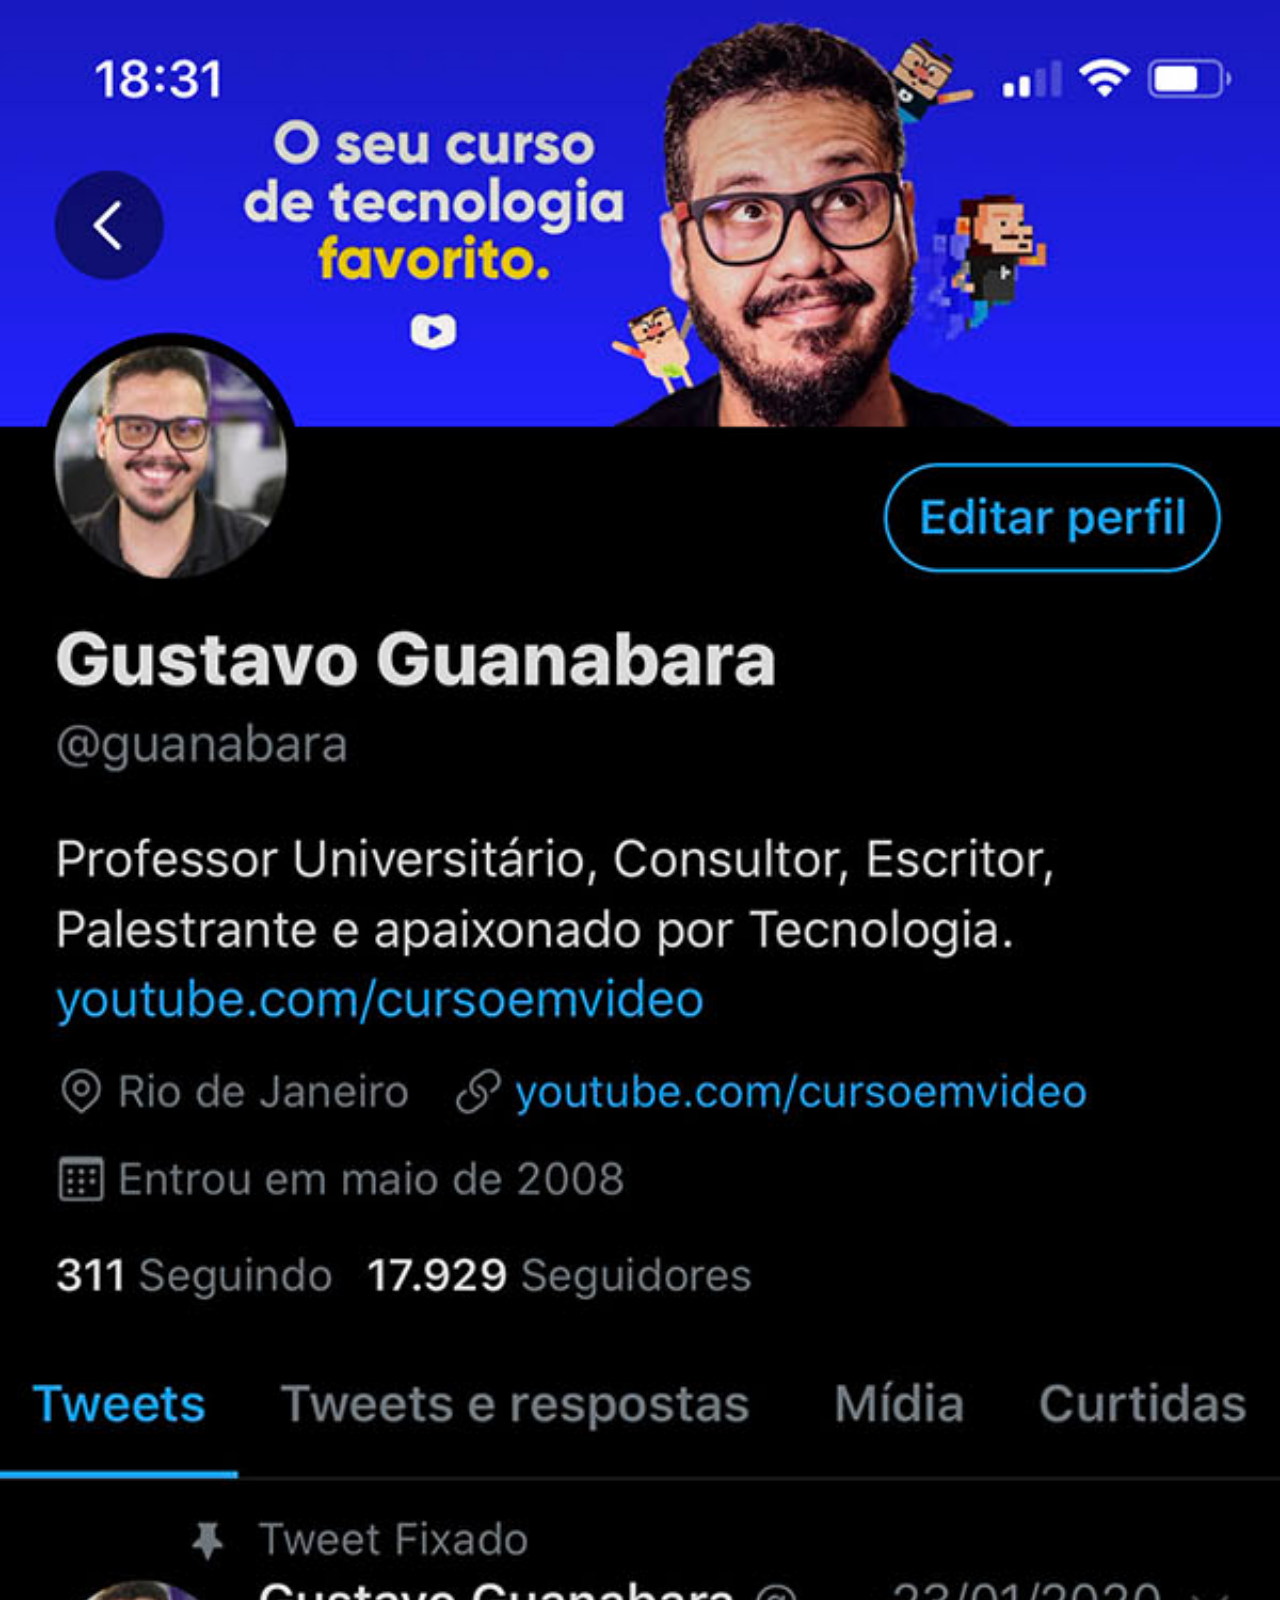
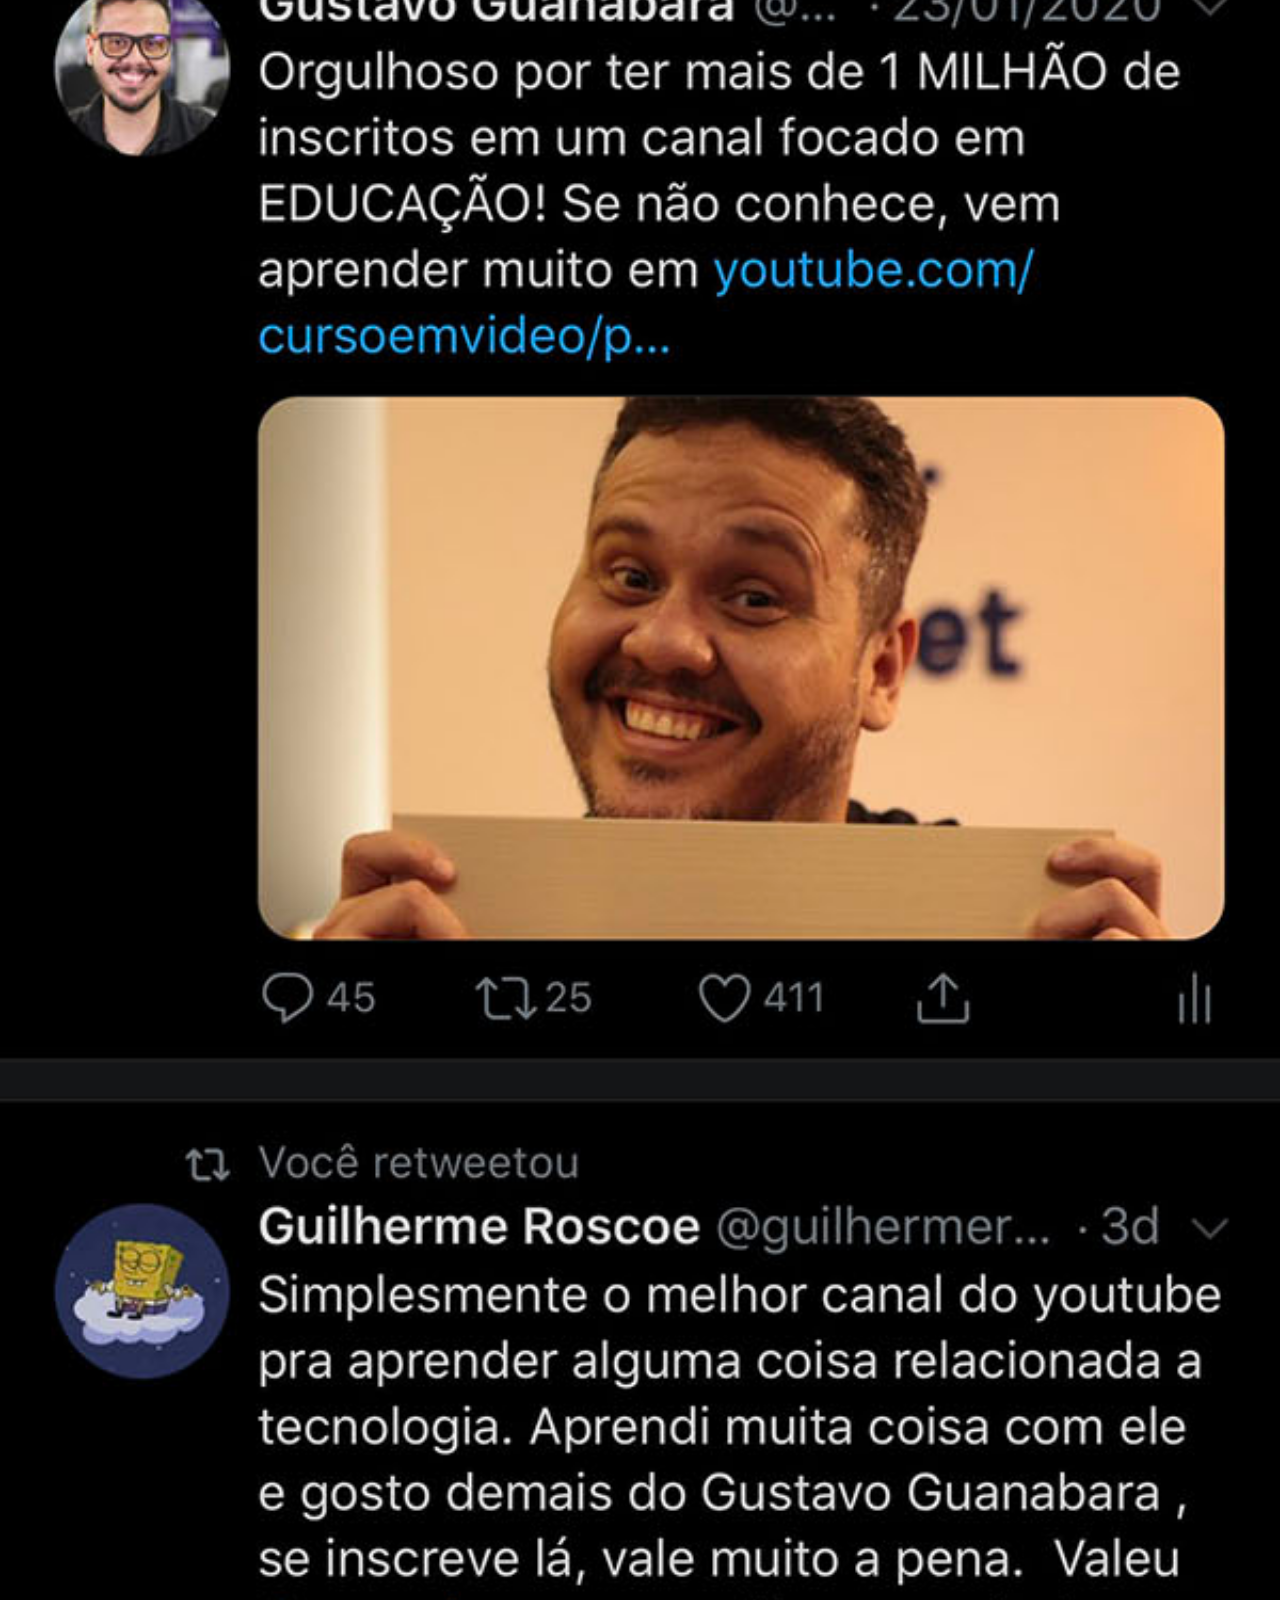
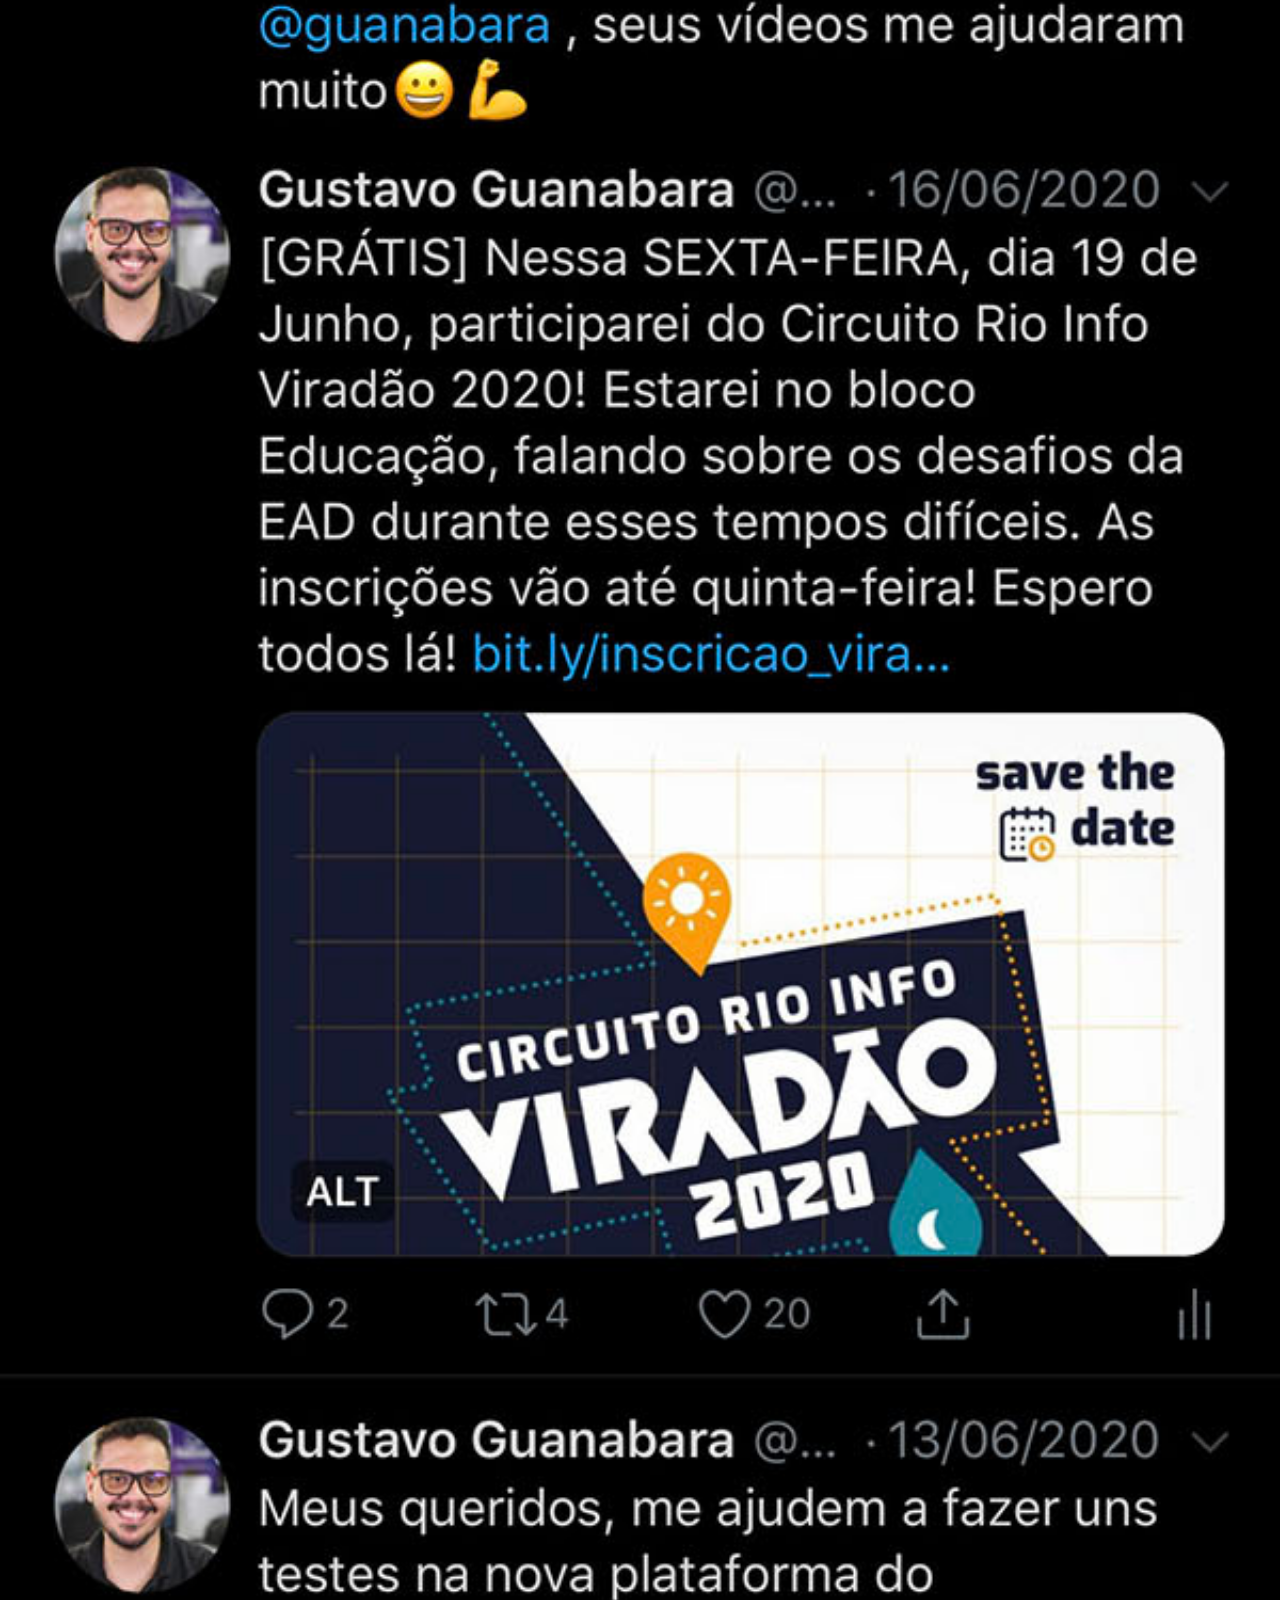
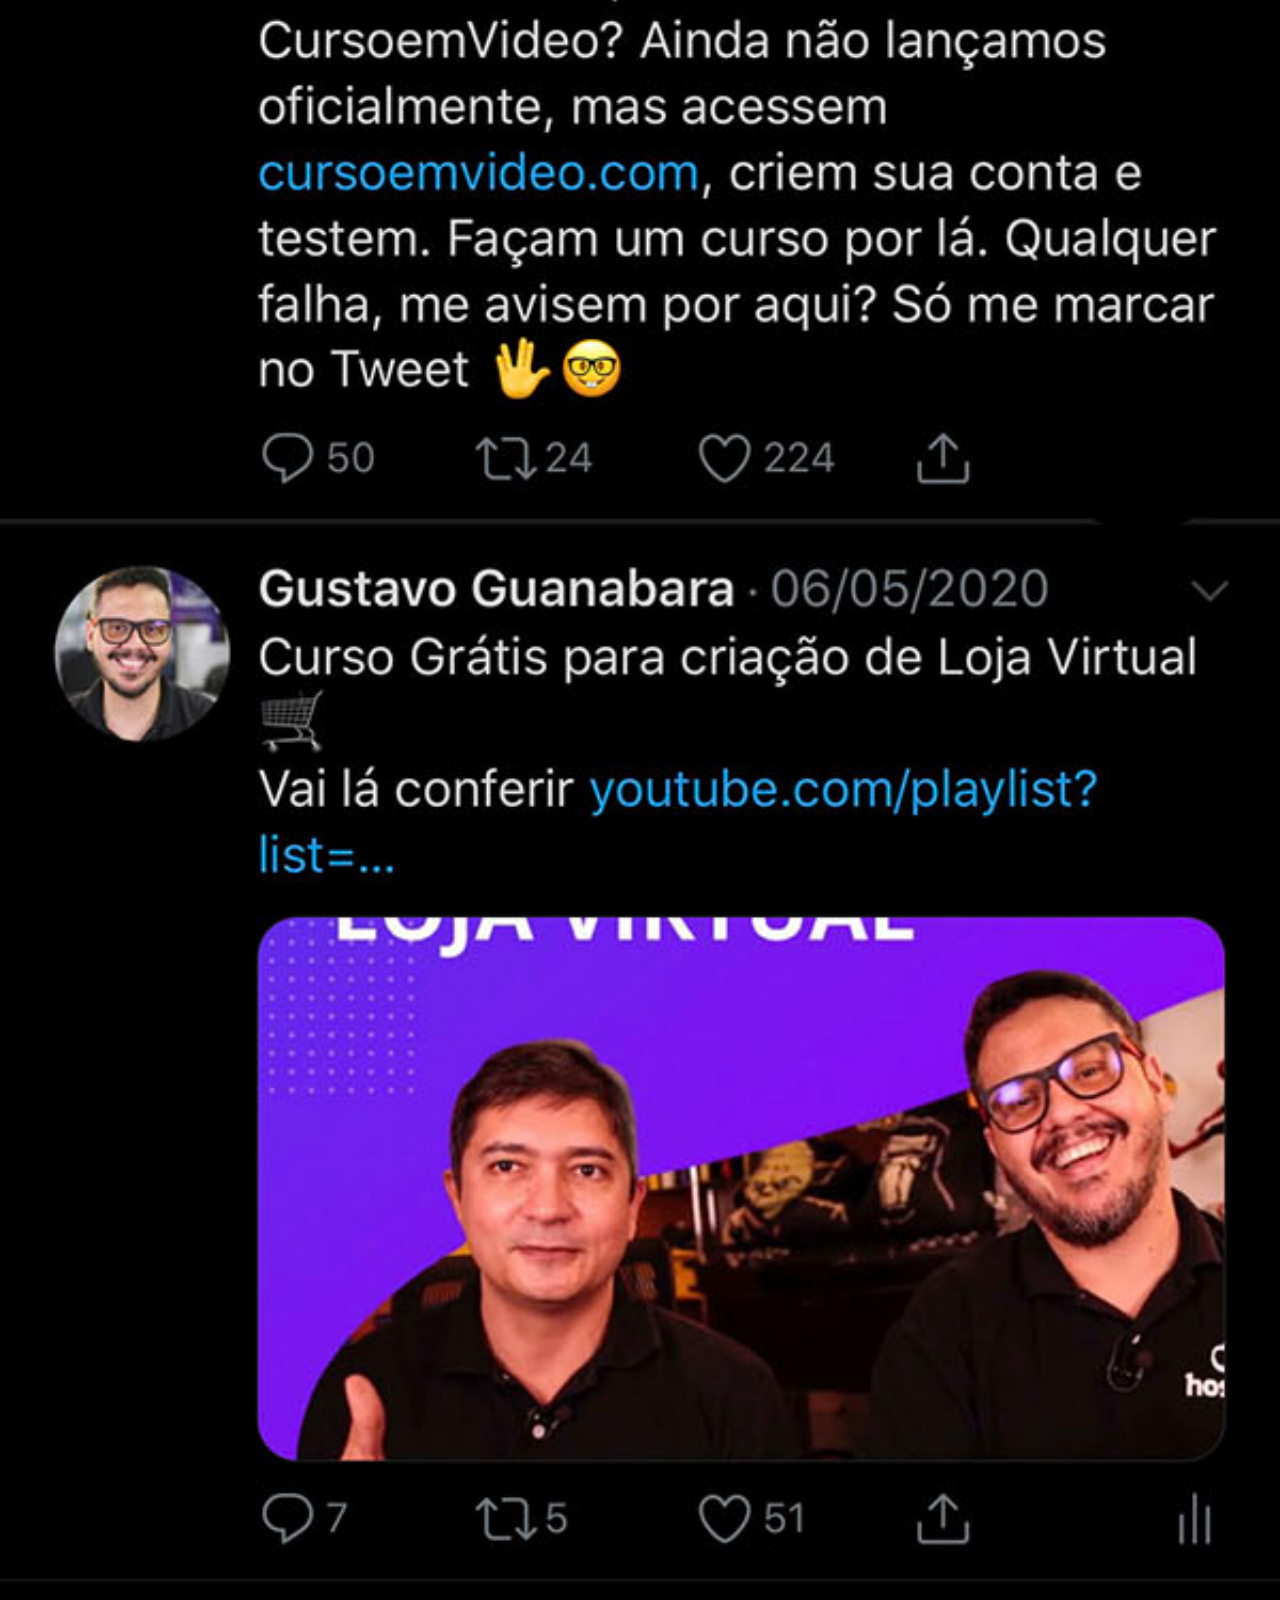
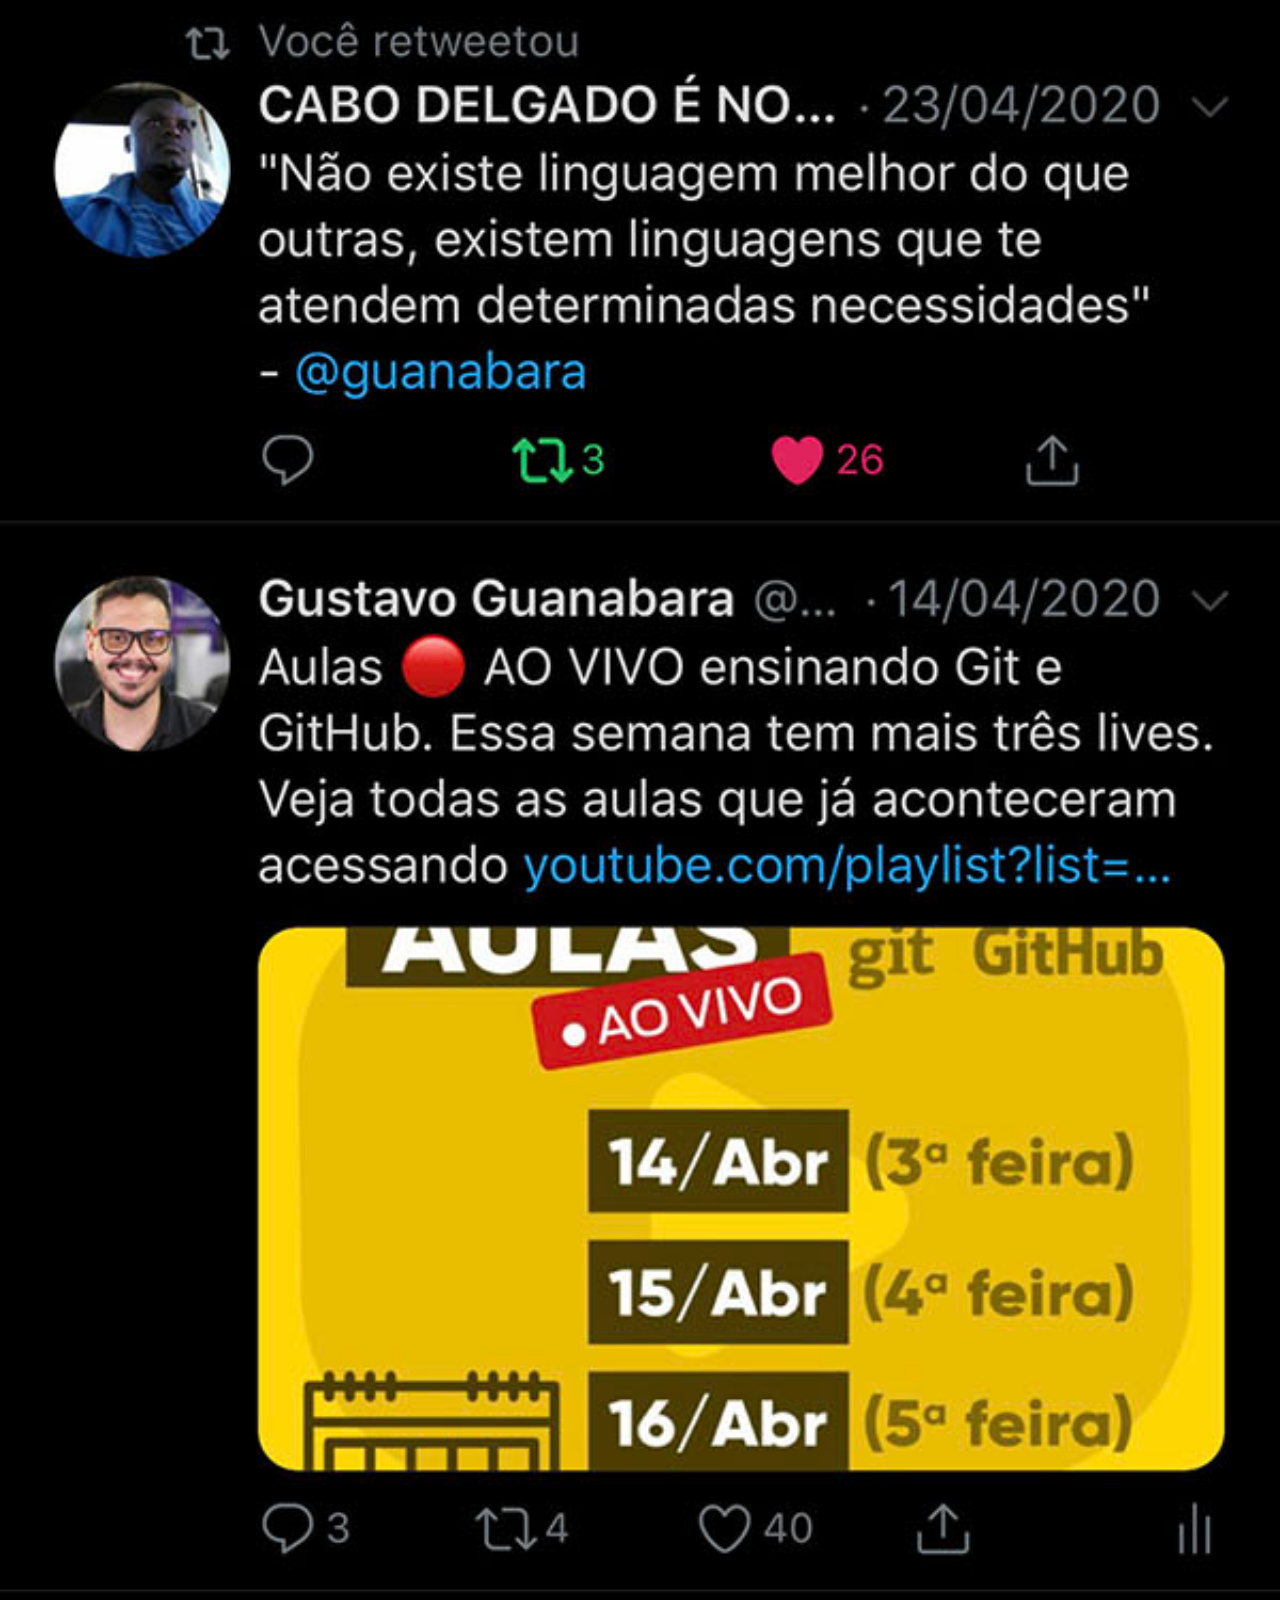
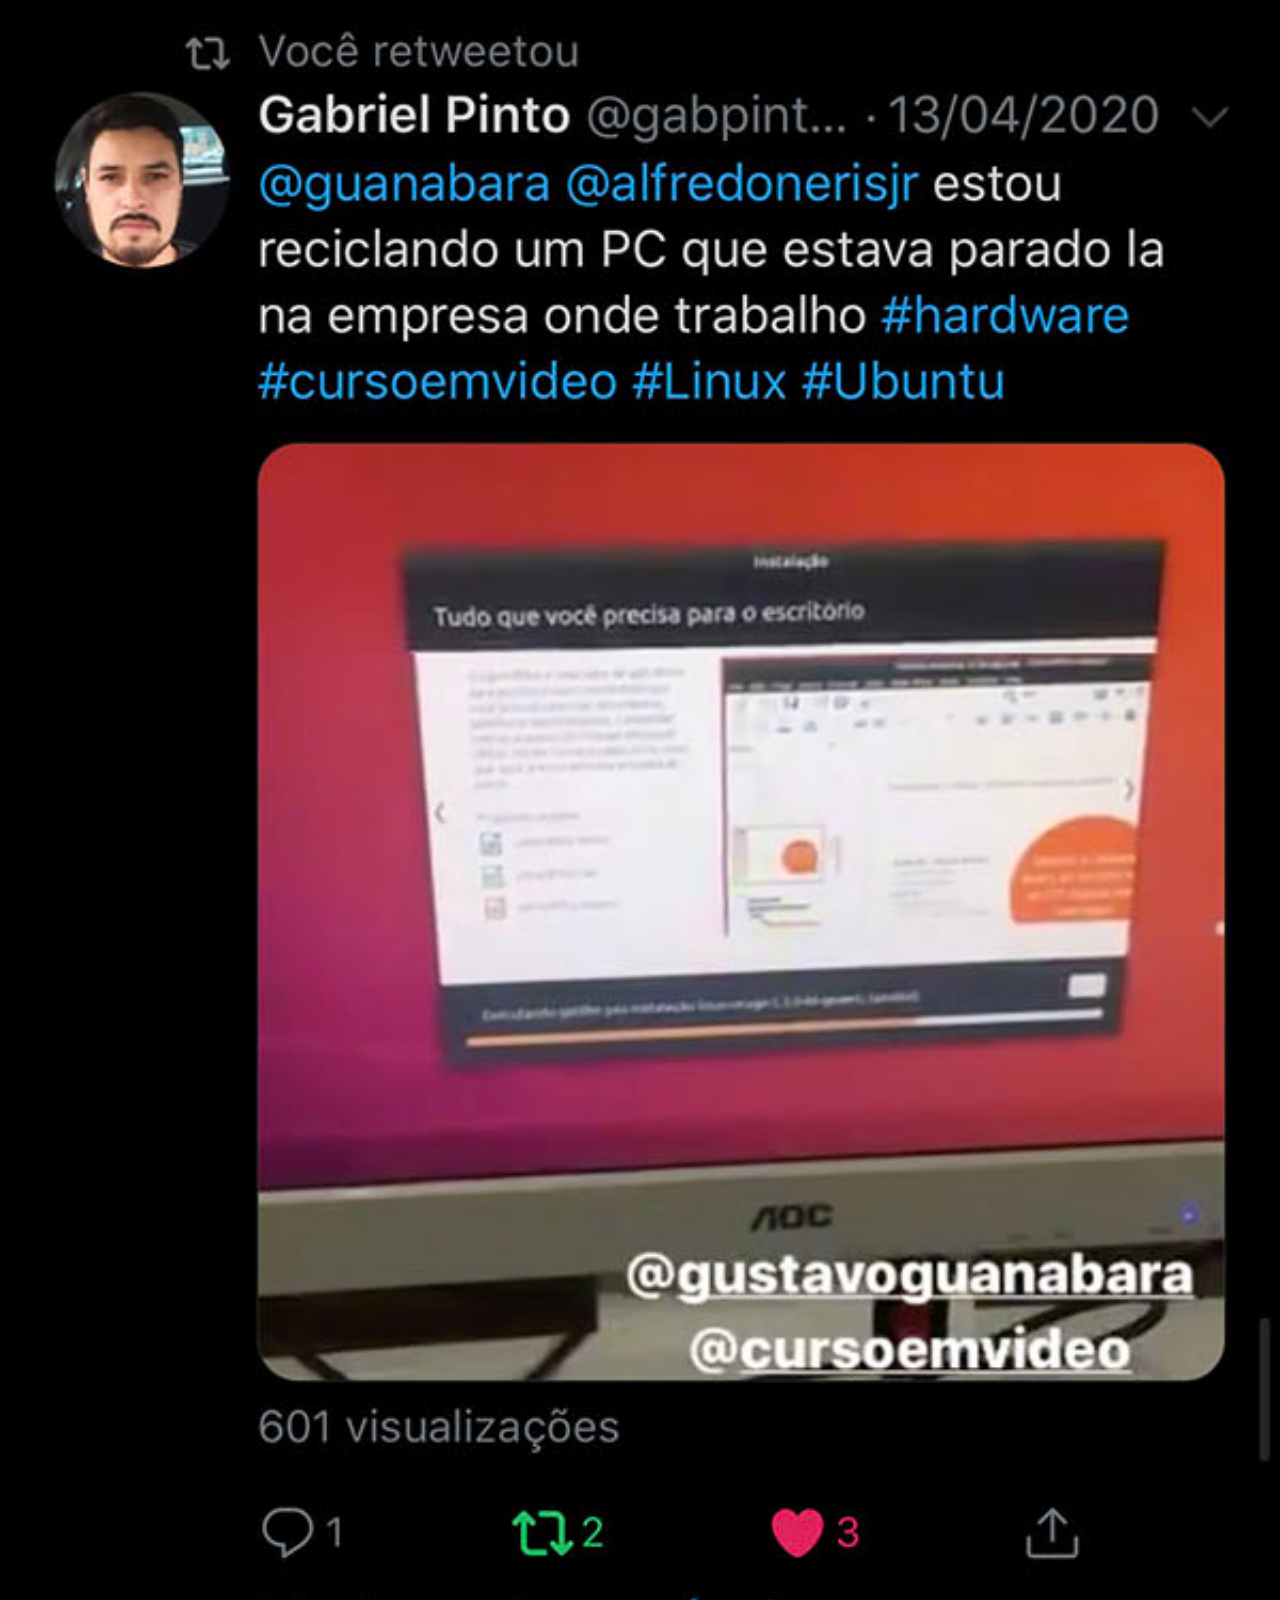
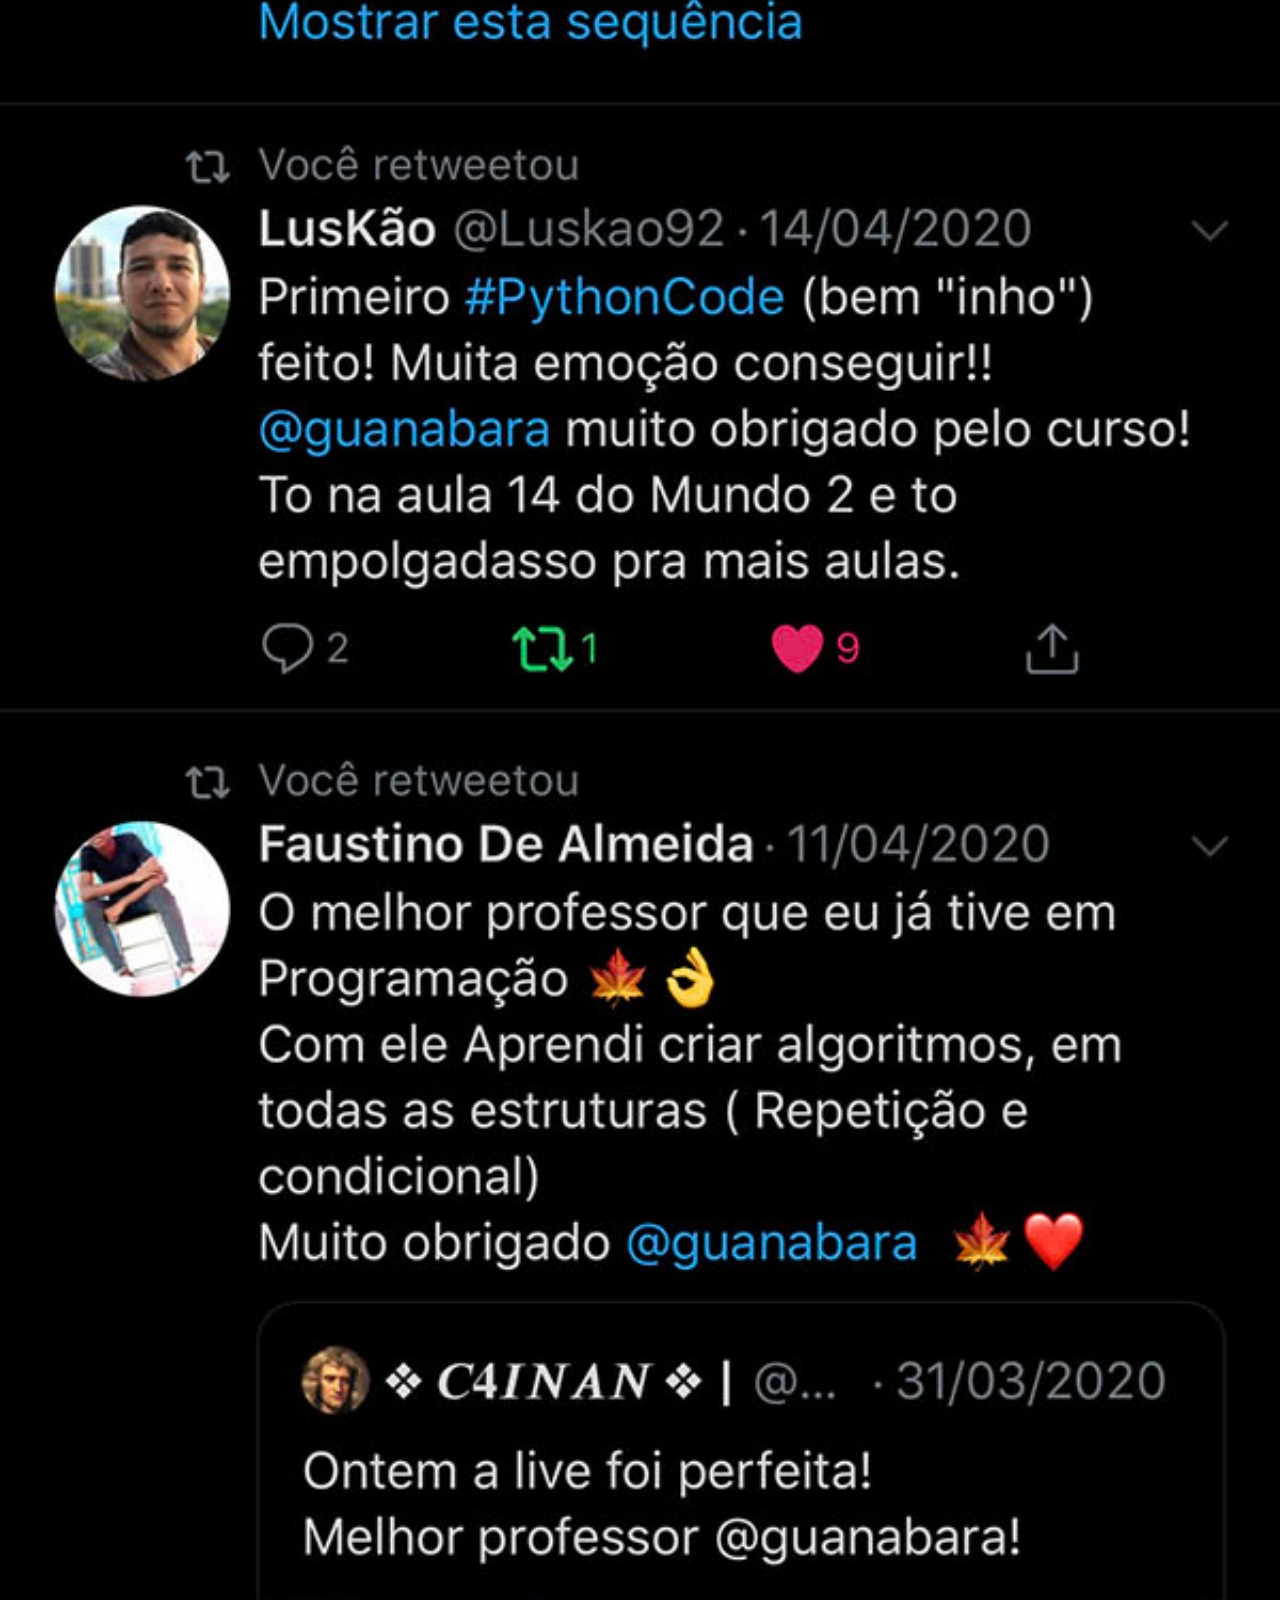
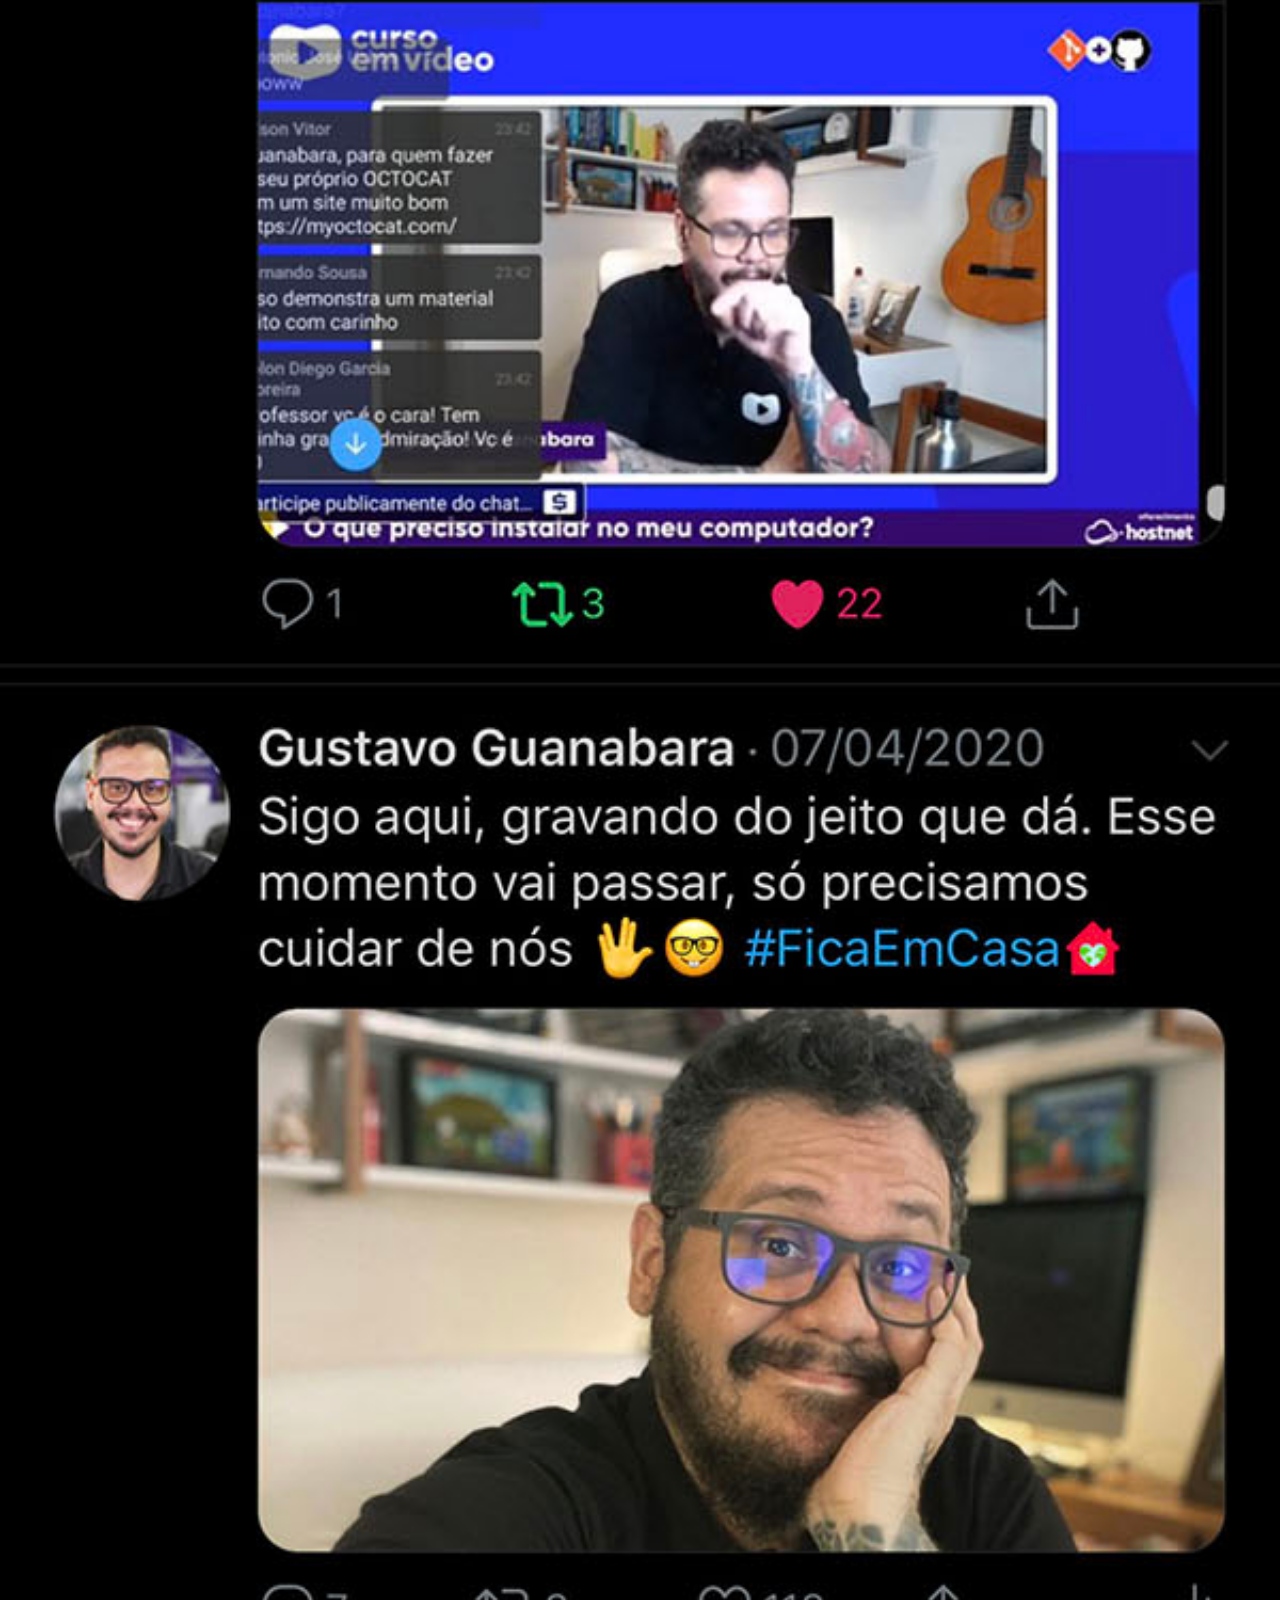
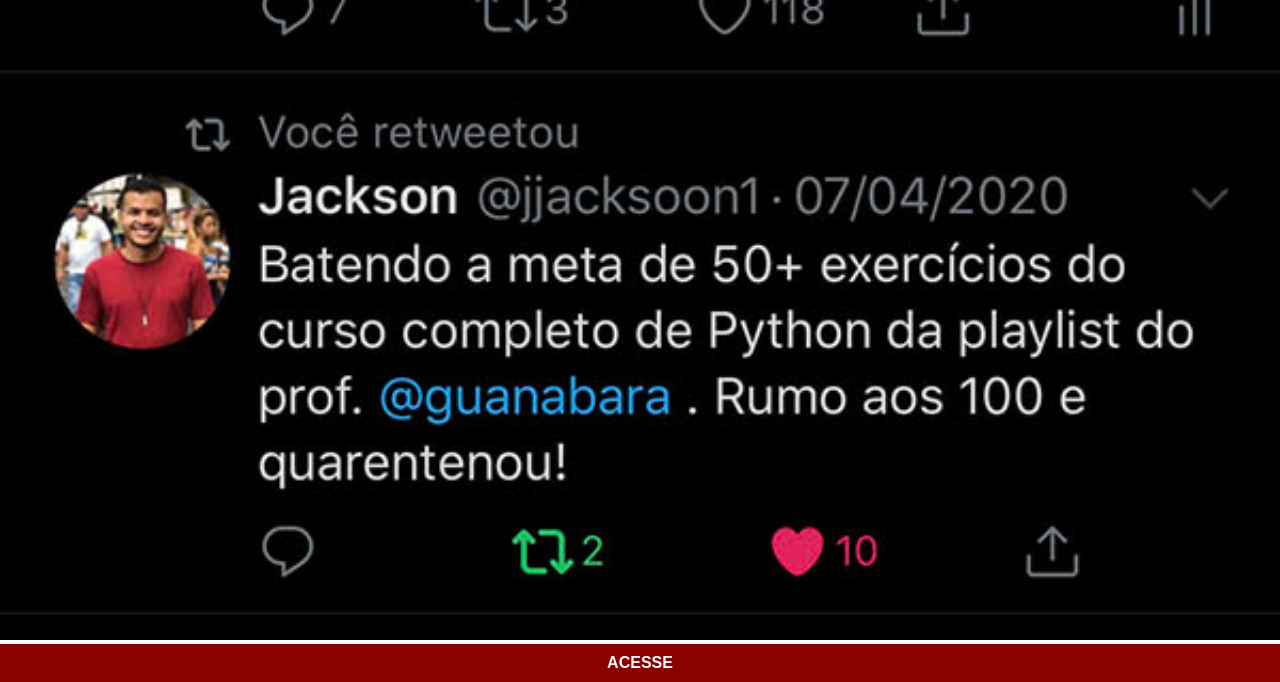
<file: twitter.html>
<!DOCTYPE html>
<html lang="pt-br">
<head>
    <meta charset="UTF-8">
    <meta name="viewport" content="width=device-width, initial-scale=1.0">
    <title>Document</title>
    <link rel="stylesheet" href="estilos/social.css">
</head>
<body>
    <img src="imagens/tela-twitter.jpg" alt="Twitter">
    <a href="https://x.com/gustavoguanabara" target="_blank">ACESSE</a>
</body>
</html>
</file>
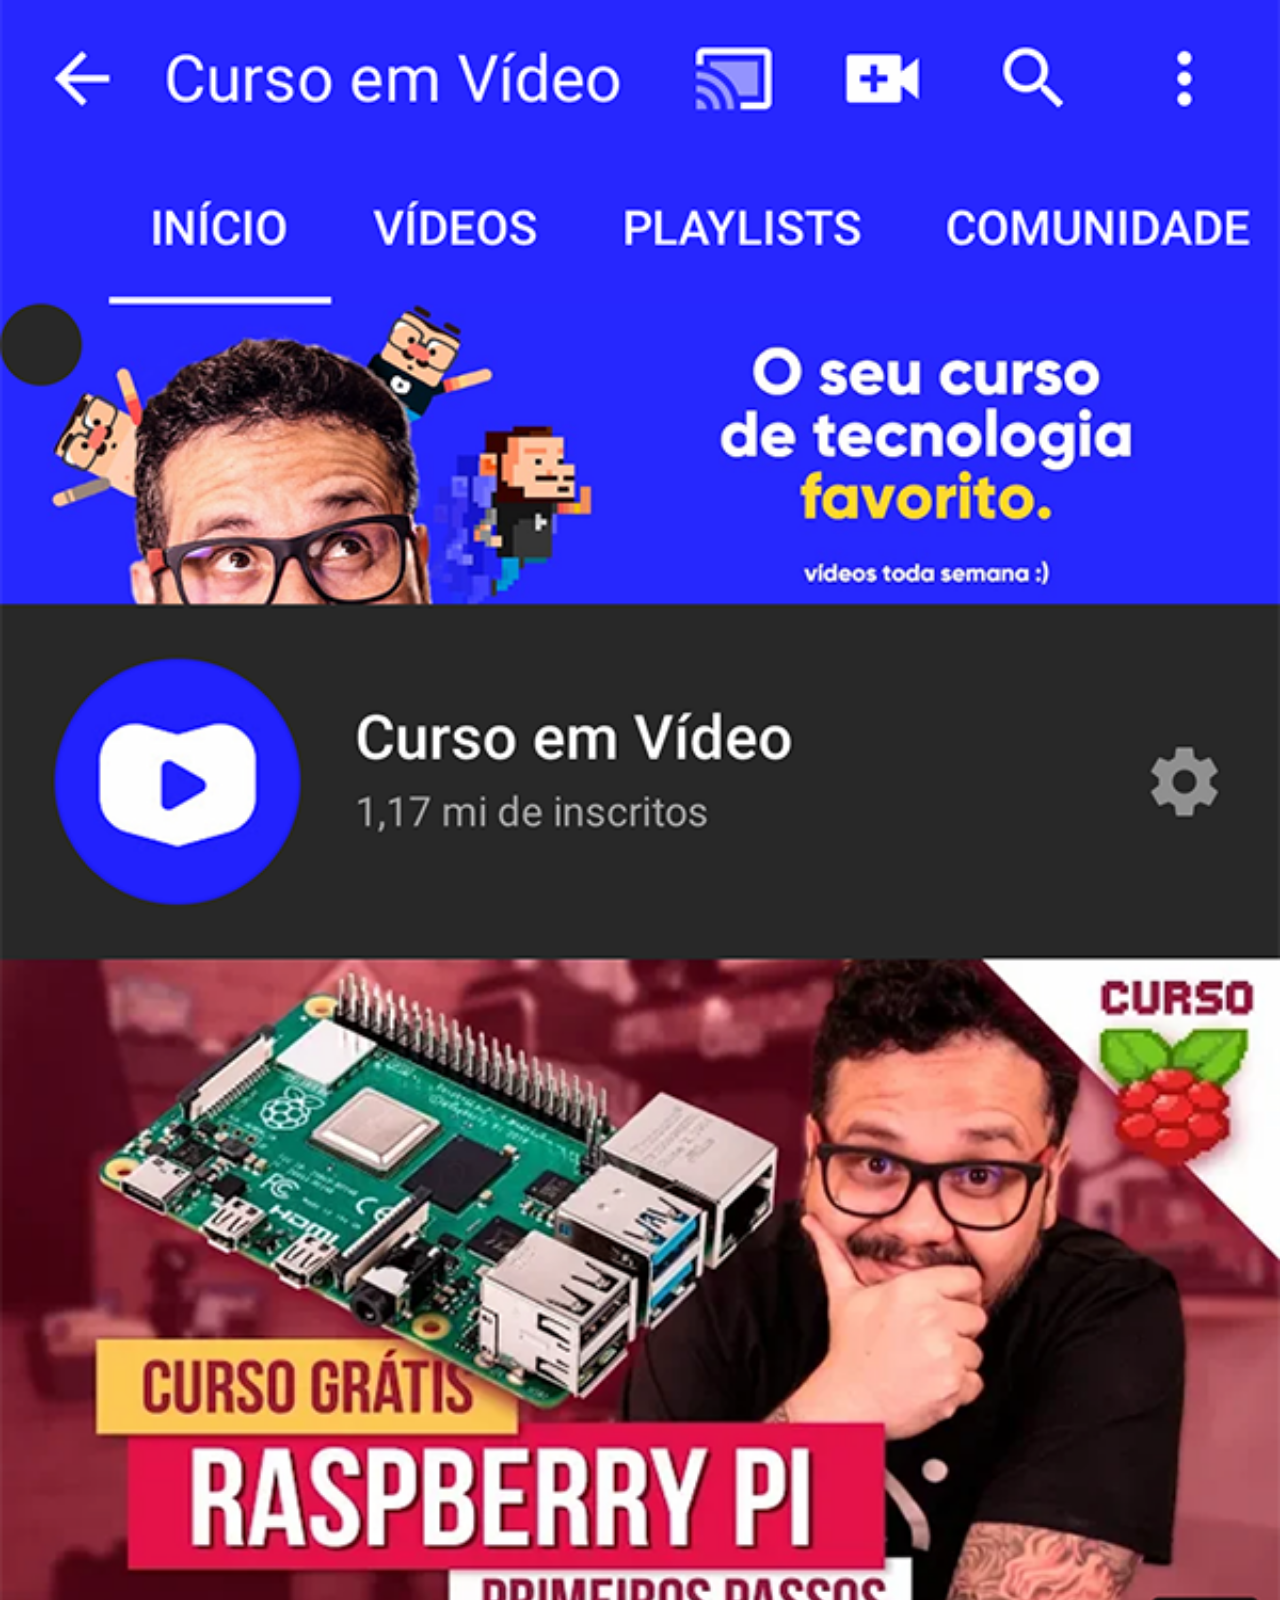
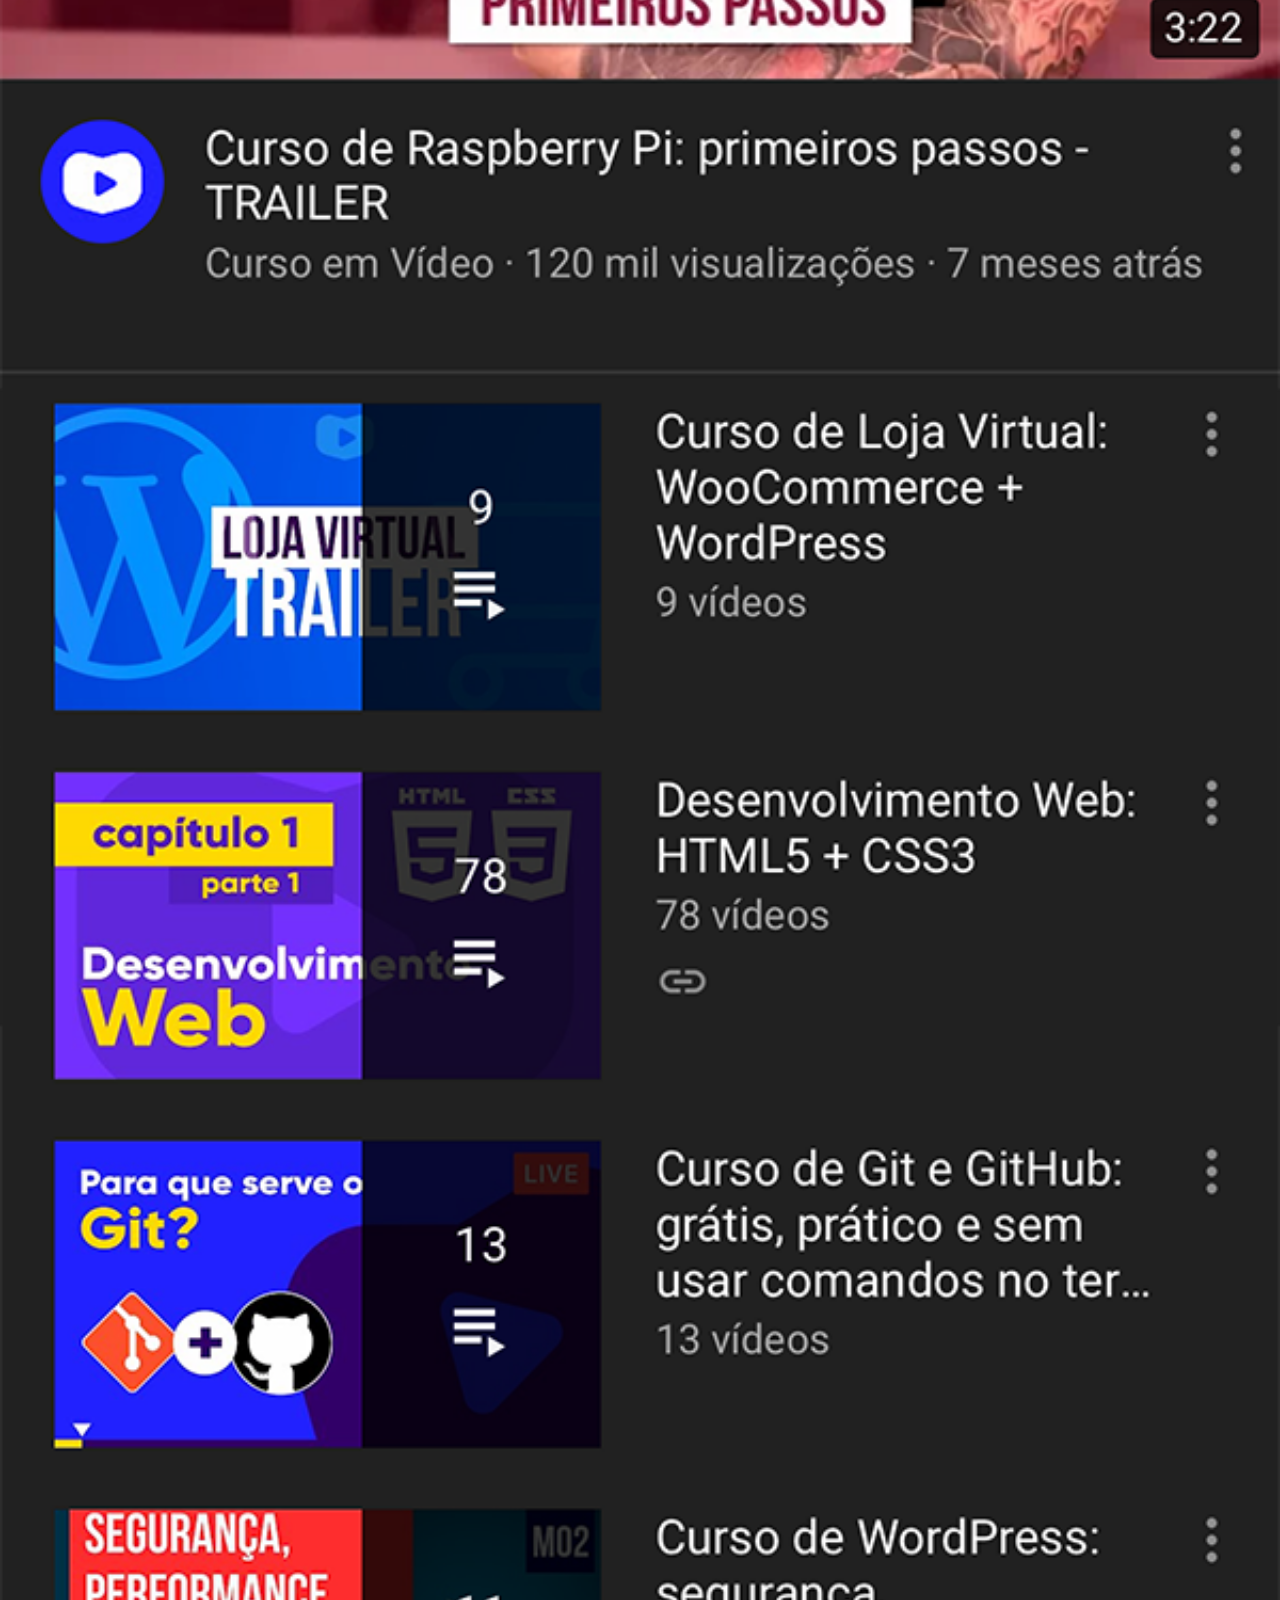
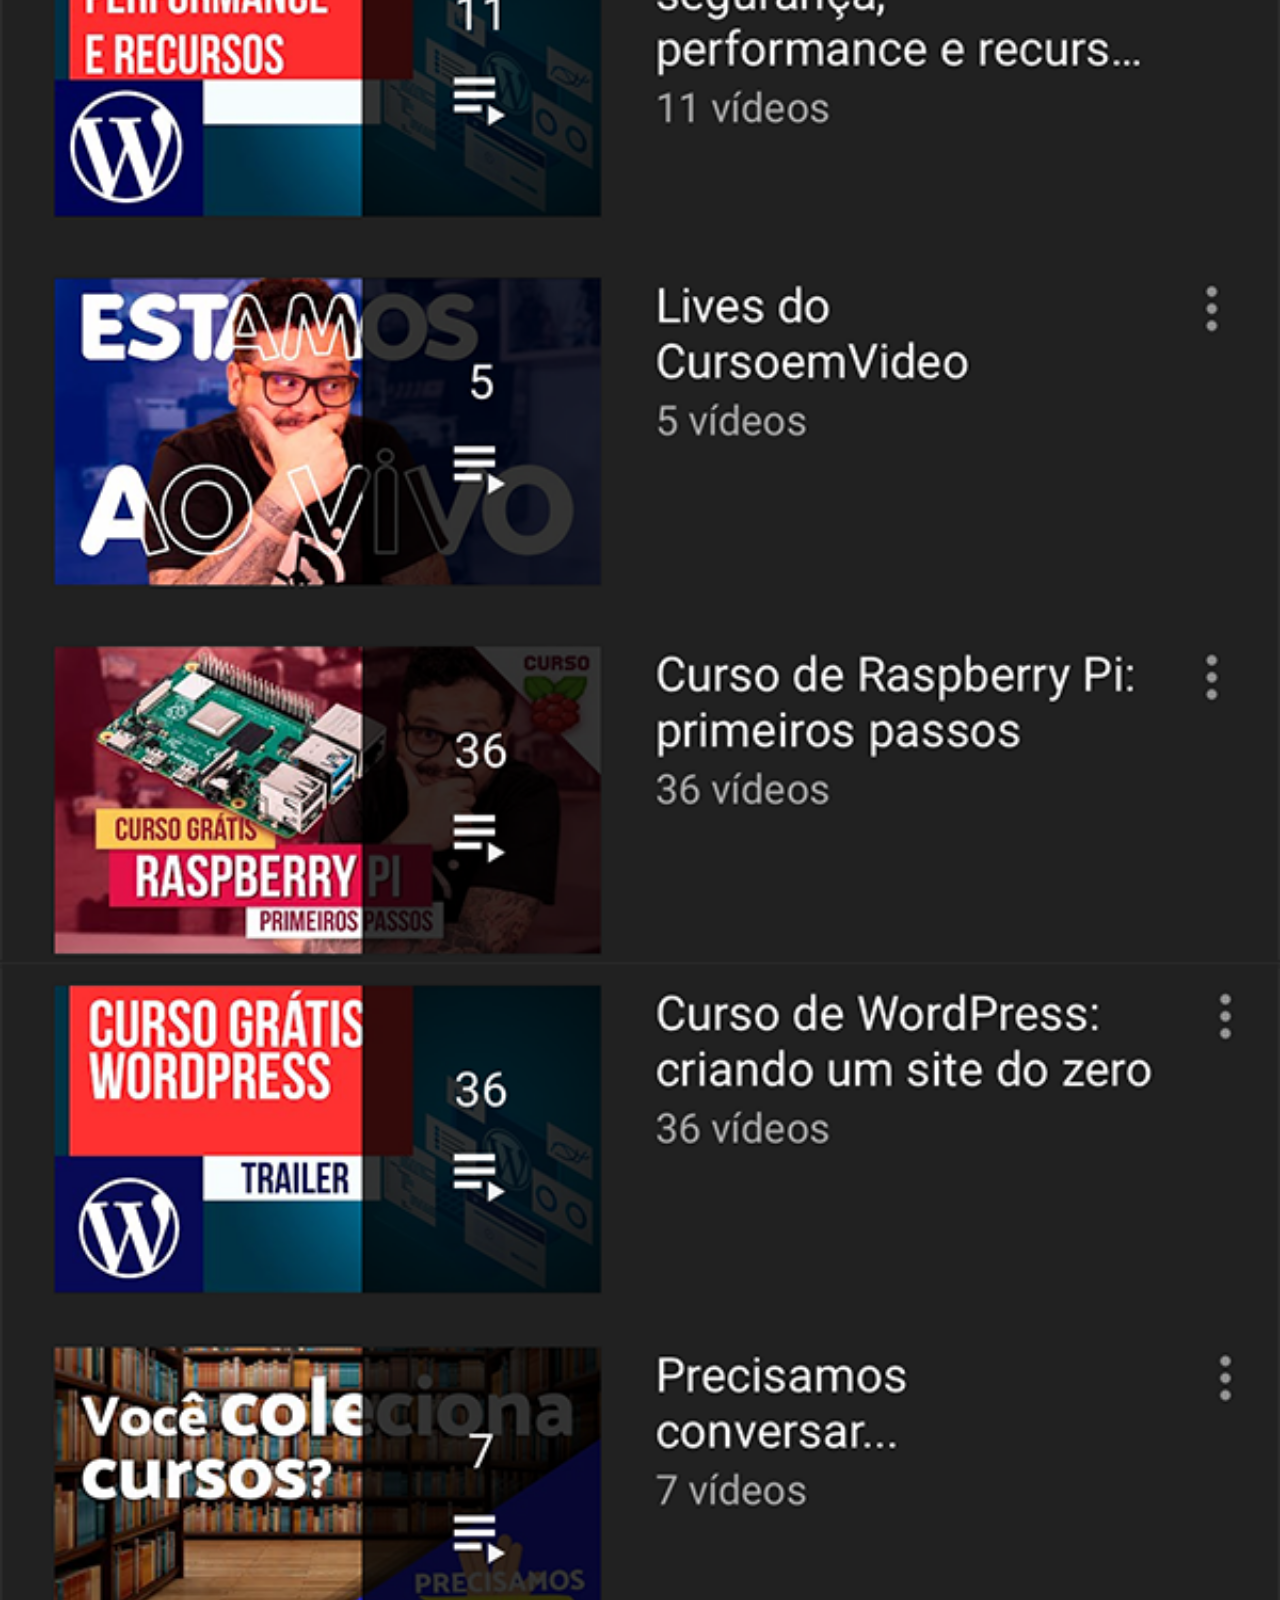
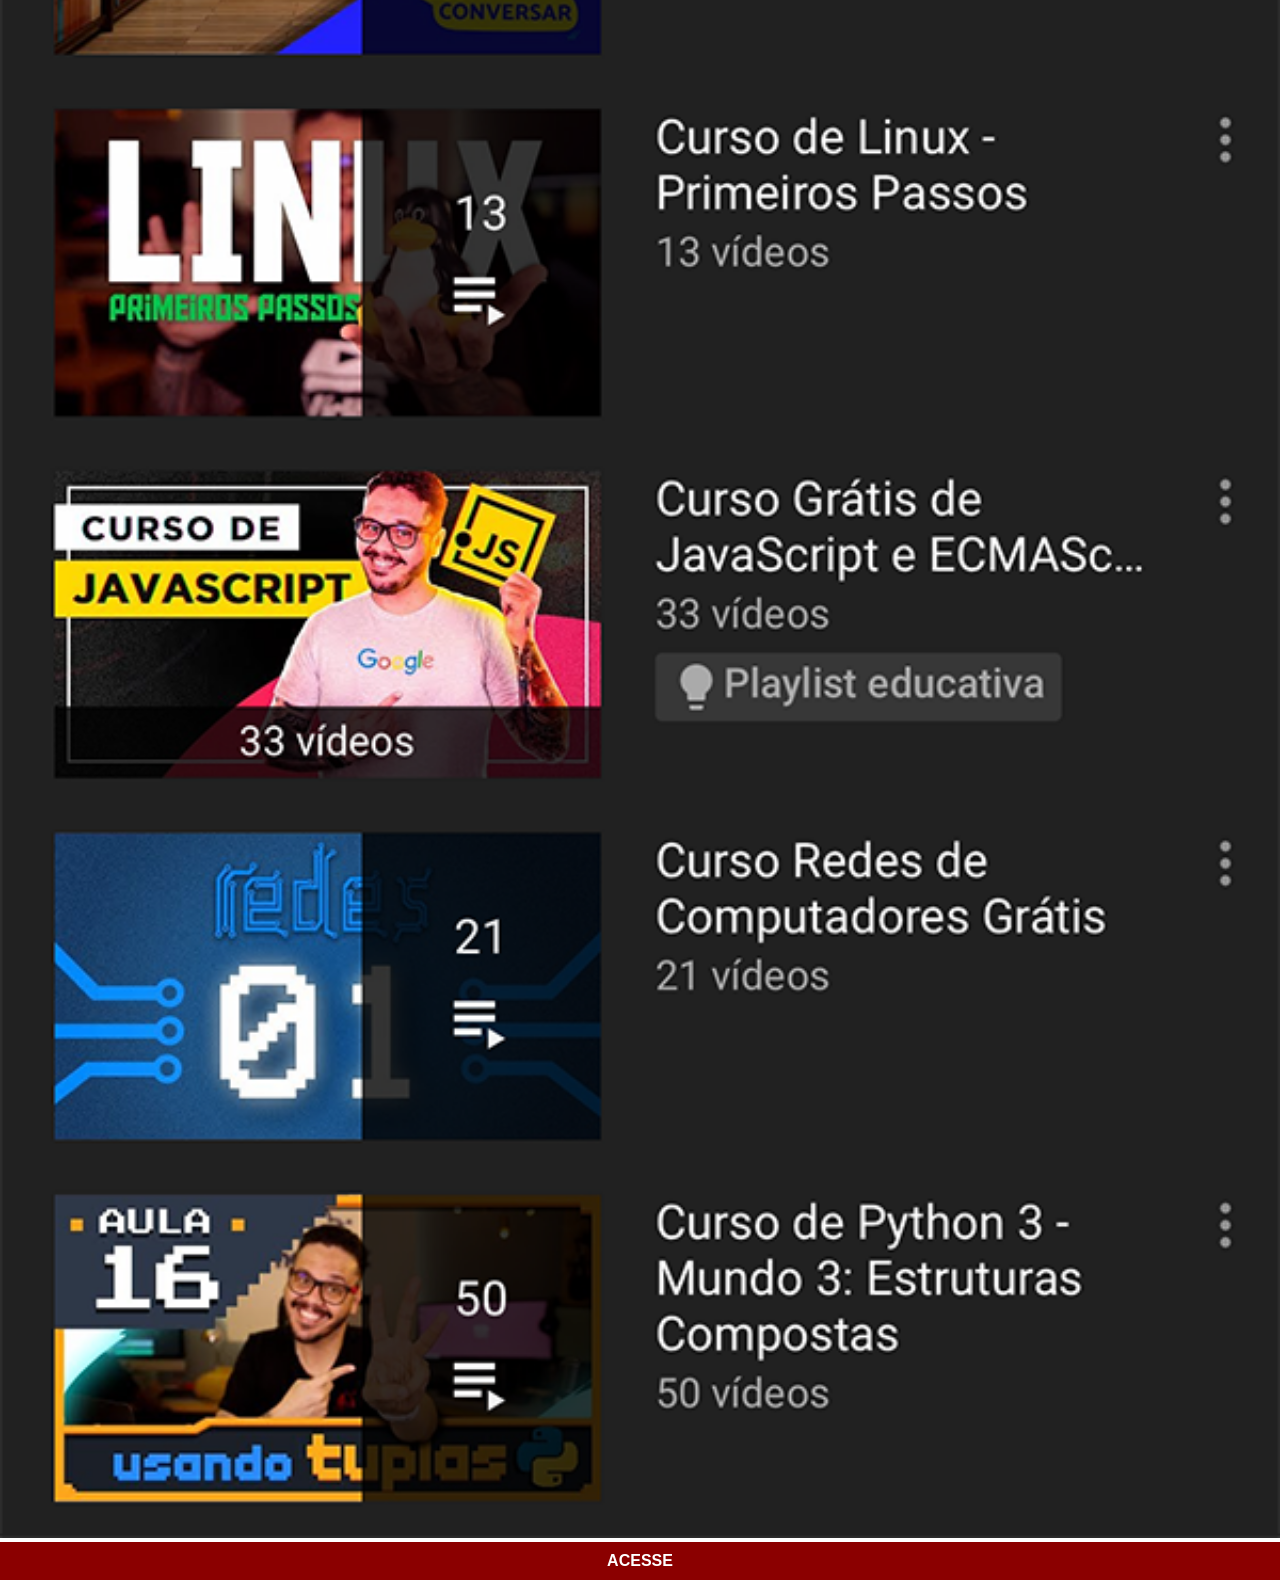
<file: youtube.html>
<!DOCTYPE html>
<html lang="pt-br">
<head>
    <meta charset="UTF-8">
    <meta name="viewport" content="width=device-width, initial-scale=1.0">
    <title>Document</title>
    <link rel="stylesheet" href="estilos/social.css">

</head>
<body>
    <img src="imagens/tela-youtube.png" alt="Youtube">
    <a href="https://www.youtube.com/@cursoemvideo/playlists" target="_blank"> ACESSE</a>
</body>
</html>
</file>
<file: estilos/style.css>
@charset "UTF-8";

*{
    margin: 0px;
    padding: 0px;
    font-family: Arial, Helvetica, sans-serif;
}

html,body {
    height: 100vh;
    width: 100vw;
    background-color: black;
}

body{
    background: url(../imagens/fundo-madeira.jpg) no-repeat top center;
    background-size: cover;
    background-attachment: fixed;

}

main {
    height: 100vh;
    position: relative;
}

section#telefone {
    position: absolute;
    top: 50%;
    left: 50%;
    transform: translate(-50%, -50%);

    height: 627px;
    width: 311px;
    background: url(../imagens/frame-iphone.png) no-repeat;

}

iframe#tela{
    position: relative;
    top: 80px;
    left: 20px;
    width: 266px;
    height: 471px;
}

section#redes-sociais img{
    width: 50px;
    margin: 10px;
    border-radius: 50%;
    box-sizing: border-box;
    box-shadow: 2px 2px 5px rgba(0, 0, 0, 0.400);
}

section#redes-sociais img:hover{
    border: 2px solid rgba(255, 255, 255, 0.637);
    transform: translate(-3px, -3px);
    box-shadow: 5px 5px 10px rgba(0, 0, 0, 0.637);
    transition: transform .3s, border 1s;
}
</file>
<file: estilos/social.css>
@charset "UTF-8";

* {
    margin: 0px;
    padding: 0px;
    font-family: Arial, Helvetica, sans-serif;
}
::-webkit-scrollbar{
    width: 0px;
    height: 0px;
}

img {
    width: 100vw;
}
a {
    display: block;
    background-color: darkred;
    color: white;
    padding: 10px;
    text-align: center;
    text-decoration: none;
    font-weight: bolder;

}

a:hover {
    background-color: red;
}
</file>
